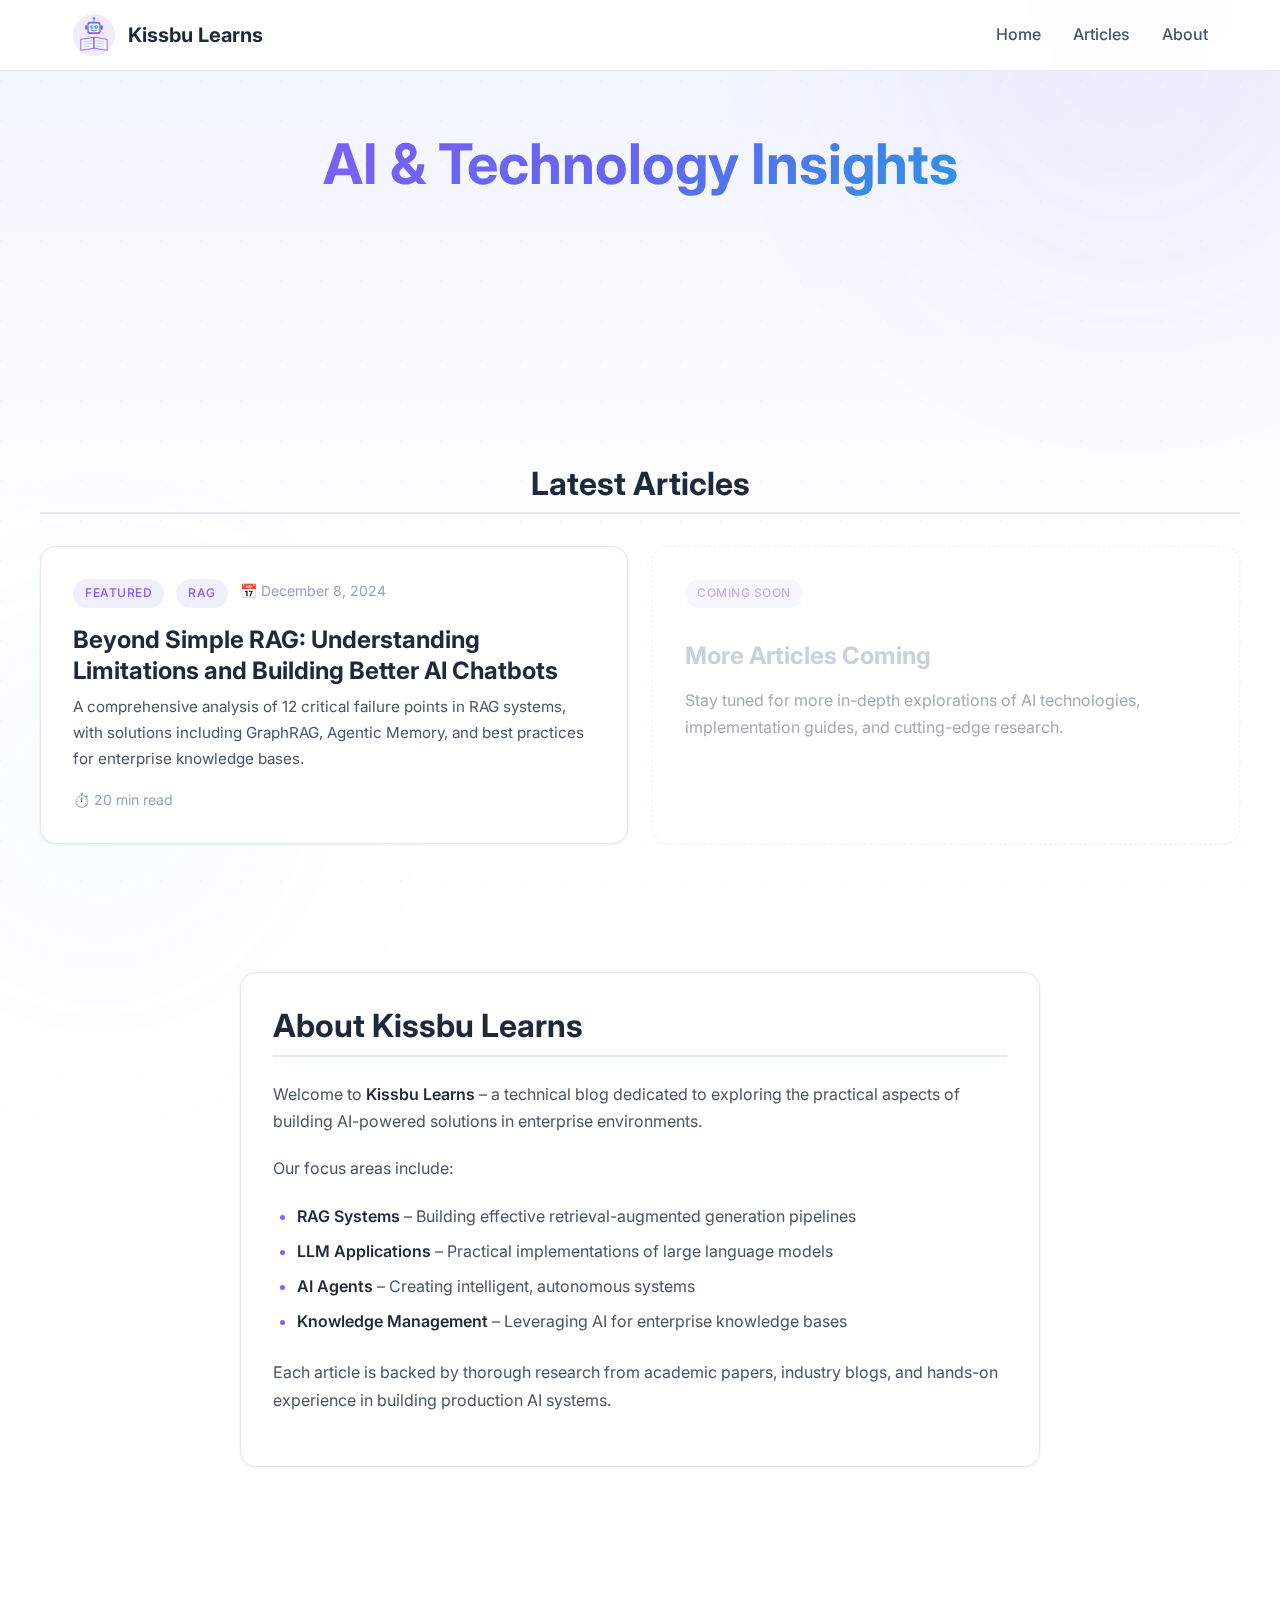
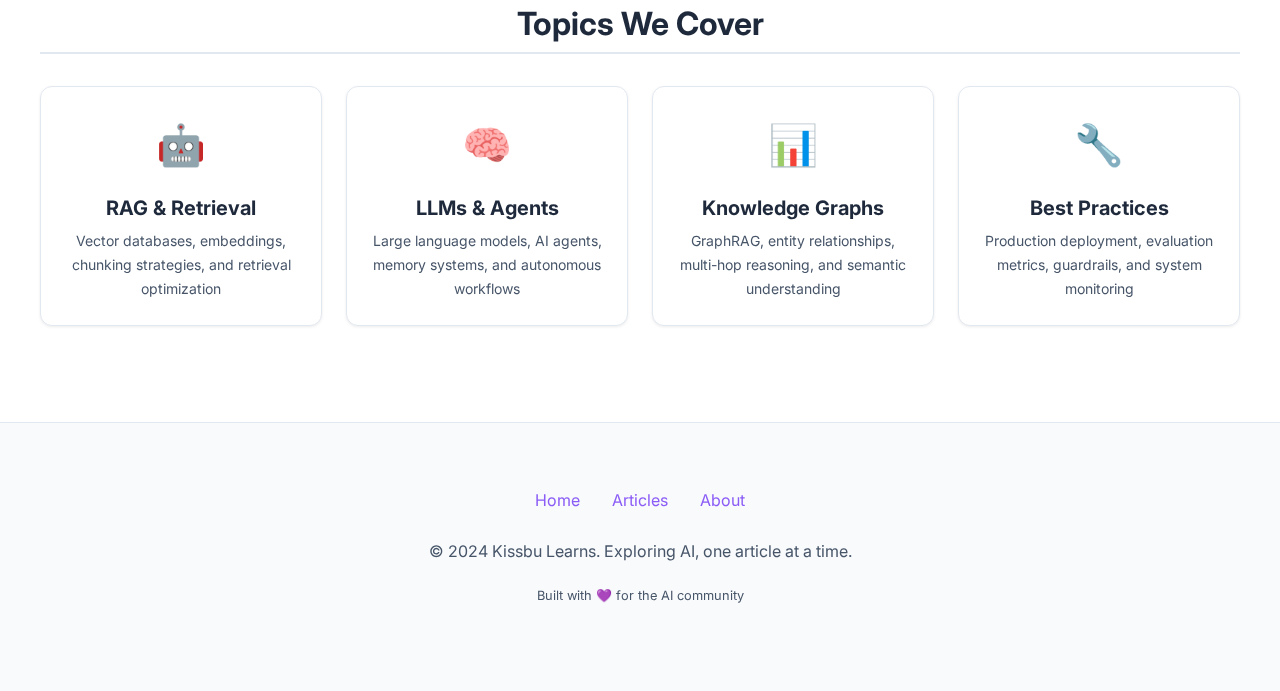
<file: index.html>
<!DOCTYPE html>
<html lang="en">

<head>
  <meta charset="UTF-8">
  <meta name="viewport" content="width=device-width, initial-scale=1.0">
  <meta name="description"
    content="Kissbu Learns - Exploring AI, Machine Learning, RAG Systems, and emerging technologies through in-depth technical blogs.">
  <meta name="keywords" content="AI, Machine Learning, RAG, LLM, Artificial Intelligence, GraphRAG, Chatbots">
  <meta name="author" content="Kissbu Learns">

  <title>Kissbu Learns | AI & Technology Blog</title>

  <!-- Fonts -->
  <link rel="preconnect" href="https://fonts.googleapis.com">
  <link rel="preconnect" href="https://fonts.gstatic.com" crossorigin>
  <link
    href="https://fonts.googleapis.com/css2?family=Inter:wght@400;500;600;700;800&family=Fira+Code:wght@400;500&display=swap"
    rel="stylesheet">

  <!-- Styles -->
  <link rel="stylesheet" href="css/styles.css">

  <!-- Favicon -->
  <link rel="icon" href="images/logo.svg" type="image/svg+xml">
</head>

<body>
  <!-- Background Effects -->
  <div class="bg-gradient"></div>
  <div class="bg-grid"></div>
  <div class="bg-orb bg-orb-1"></div>
  <div class="bg-orb bg-orb-2"></div>

  <!-- Header -->
  <header class="site-header">
    <div class="container">
      <div class="header-content">
        <a href="index.html" class="logo">
          <div class="logo-icon"><img src="images/logo.svg" alt="Kissbu Learns Logo"></div>
          <span>Kissbu Learns</span>
        </a>
        <nav class="nav-links">
          <a href="index.html">Home</a>
          <a href="#articles">Articles</a>
          <a href="#about">About</a>
        </nav>
      </div>
    </div>
  </header>

  <!-- Main Content -->
  <main>
    <!-- Hero Section -->
    <section class="hero">
      <div class="container">
        <h1 class="fade-in">AI & Technology Insights</h1>
        <p class="fade-in fade-in-delay-1">
          Exploring the frontiers of Artificial Intelligence, Machine Learning,
          and emerging technologies through in-depth research and practical insights.
        </p>
      </div>
    </section>

    <!-- Articles Section -->
    <section id="articles" class="container" style="padding: 2rem 0 4rem;">
      <h2 style="text-align: center; margin-bottom: 2rem;">Latest Articles</h2>

      <div class="card-grid">
        <!-- Featured Article -->
        <a href="articles/rag-limitations-and-solutions.html" class="card article-card">
          <div class="article-meta">
            <span class="article-tag">Featured</span>
            <span class="article-tag">RAG</span>
            <span>📅 December 8, 2024</span>
          </div>
          <h3>Beyond Simple RAG: Understanding Limitations and Building Better AI Chatbots</h3>
          <p>
            A comprehensive analysis of 12 critical failure points in RAG systems, with solutions
            including GraphRAG, Agentic Memory, and best practices for enterprise knowledge bases.
          </p>
          <div style="margin-top: 1rem; font-size: 0.875rem; color: var(--text-muted);">
            ⏱️ 20 min read
          </div>
        </a>

        <!-- Placeholder for future articles -->
        <div class="card" style="opacity: 0.5; border-style: dashed;">
          <div class="article-meta">
            <span class="article-tag">Coming Soon</span>
          </div>
          <h3 style="color: var(--text-muted);">More Articles Coming</h3>
          <p>
            Stay tuned for more in-depth explorations of AI technologies,
            implementation guides, and cutting-edge research.
          </p>
        </div>
      </div>
    </section>

    <!-- About Section -->
    <section id="about" class="container" style="padding: 2rem 0 4rem;">
      <div class="content-wrapper">
        <div class="card">
          <h2 style="margin-top: 0;">About Kissbu Learns</h2>
          <p>
            Welcome to <strong>Kissbu Learns</strong> – a technical blog dedicated to exploring
            the practical aspects of building AI-powered solutions in enterprise environments.
          </p>
          <p>
            Our focus areas include:
          </p>
          <ul>
            <li><strong>RAG Systems</strong> – Building effective retrieval-augmented generation pipelines</li>
            <li><strong>LLM Applications</strong> – Practical implementations of large language models</li>
            <li><strong>AI Agents</strong> – Creating intelligent, autonomous systems</li>
            <li><strong>Knowledge Management</strong> – Leveraging AI for enterprise knowledge bases</li>
          </ul>
          <p>
            Each article is backed by thorough research from academic papers, industry blogs,
            and hands-on experience in building production AI systems.
          </p>
        </div>
      </div>
    </section>

    <!-- Topics Section -->
    <section class="container" style="padding: 2rem 0 4rem;">
      <h2 style="text-align: center; margin-bottom: 2rem;">Topics We Cover</h2>

      <div class="solutions-grid">
        <div class="solution-card">
          <div class="solution-icon">🤖</div>
          <h4>RAG & Retrieval</h4>
          <p>Vector databases, embeddings, chunking strategies, and retrieval optimization</p>
        </div>

        <div class="solution-card">
          <div class="solution-icon">🧠</div>
          <h4>LLMs & Agents</h4>
          <p>Large language models, AI agents, memory systems, and autonomous workflows</p>
        </div>

        <div class="solution-card">
          <div class="solution-icon">📊</div>
          <h4>Knowledge Graphs</h4>
          <p>GraphRAG, entity relationships, multi-hop reasoning, and semantic understanding</p>
        </div>

        <div class="solution-card">
          <div class="solution-icon">🔧</div>
          <h4>Best Practices</h4>
          <p>Production deployment, evaluation metrics, guardrails, and system monitoring</p>
        </div>
      </div>
    </section>
  </main>

  <!-- Footer -->
  <footer class="site-footer">
    <div class="container">
      <div class="footer-links">
        <a href="index.html">Home</a>
        <a href="#articles">Articles</a>
        <a href="#about">About</a>
      </div>
      <p>© 2024 Kissbu Learns. Exploring AI, one article at a time.</p>
      <p style="margin-top: 0.5rem; font-size: 0.8rem;">
        Built with 💜 for the AI community
      </p>
    </div>
  </footer>

  <!-- Scripts -->
  <script src="js/main.js"></script>
</body>

</html>
</file>
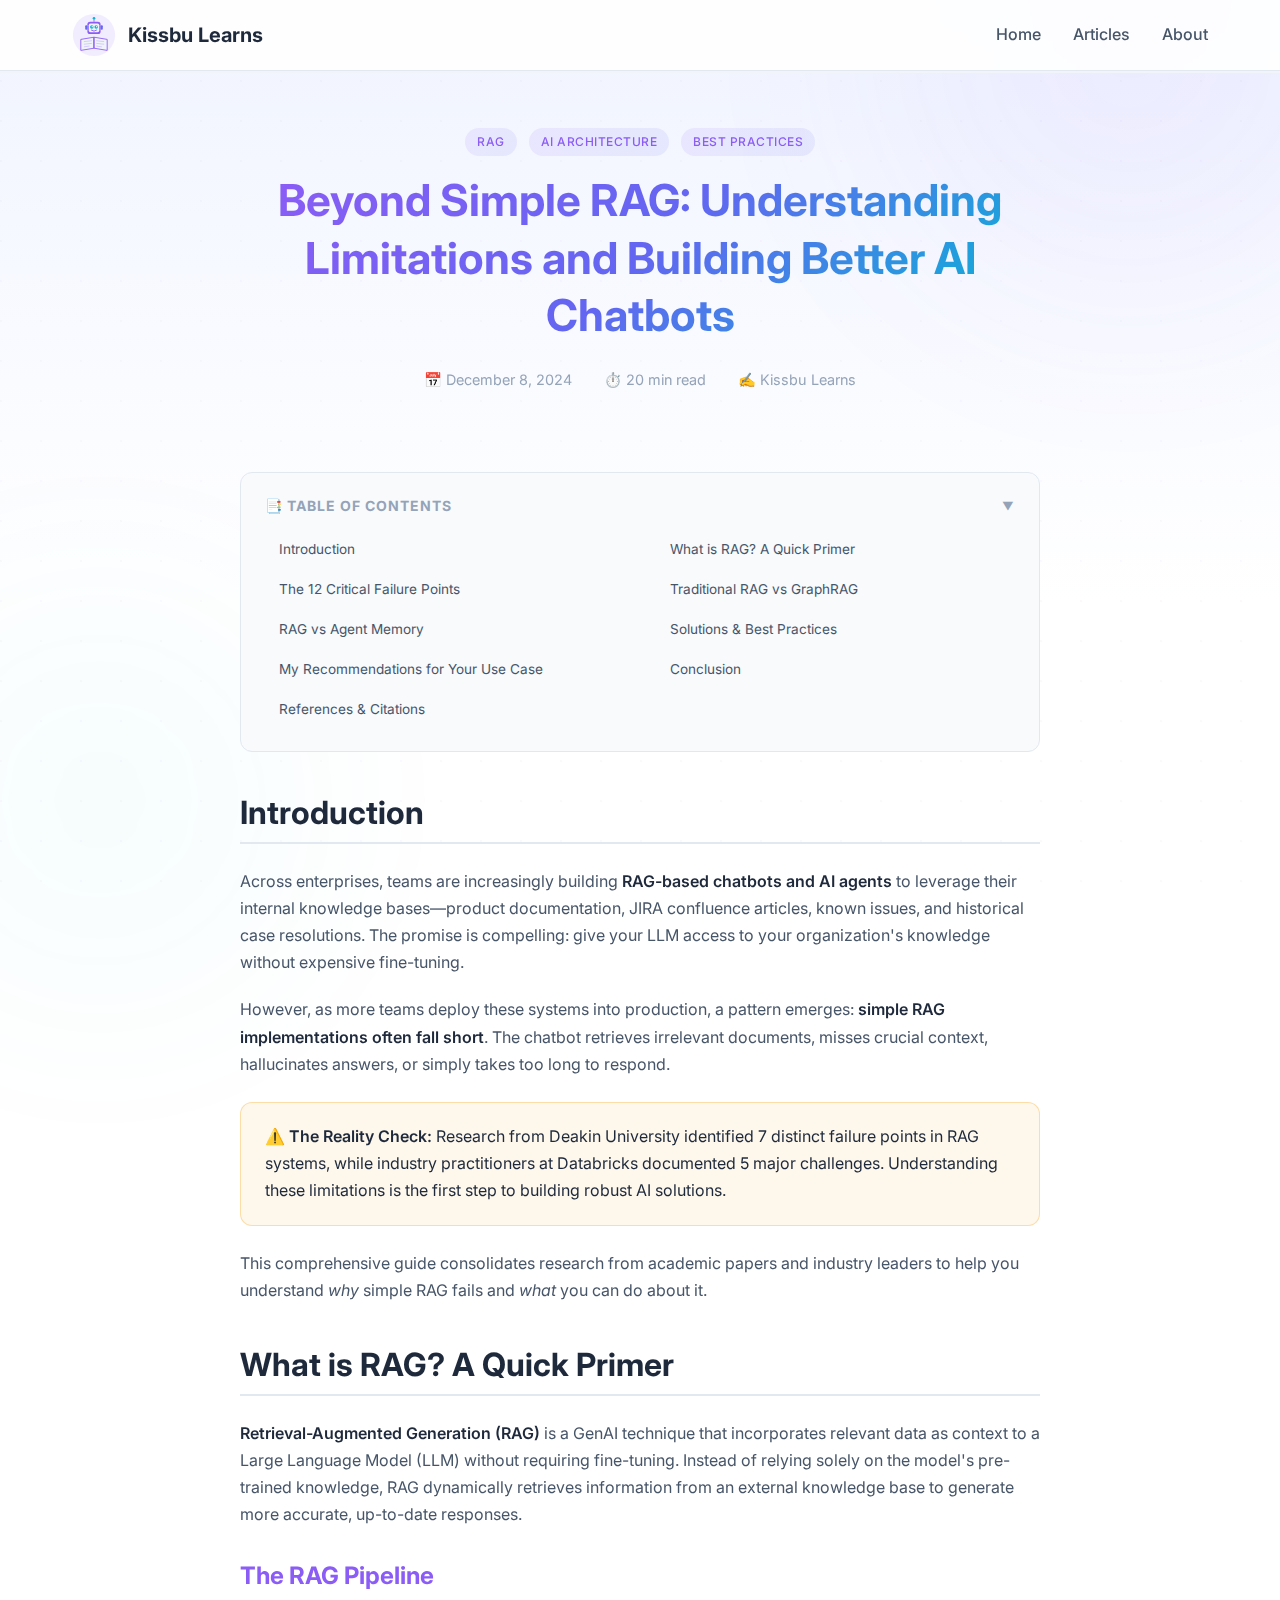
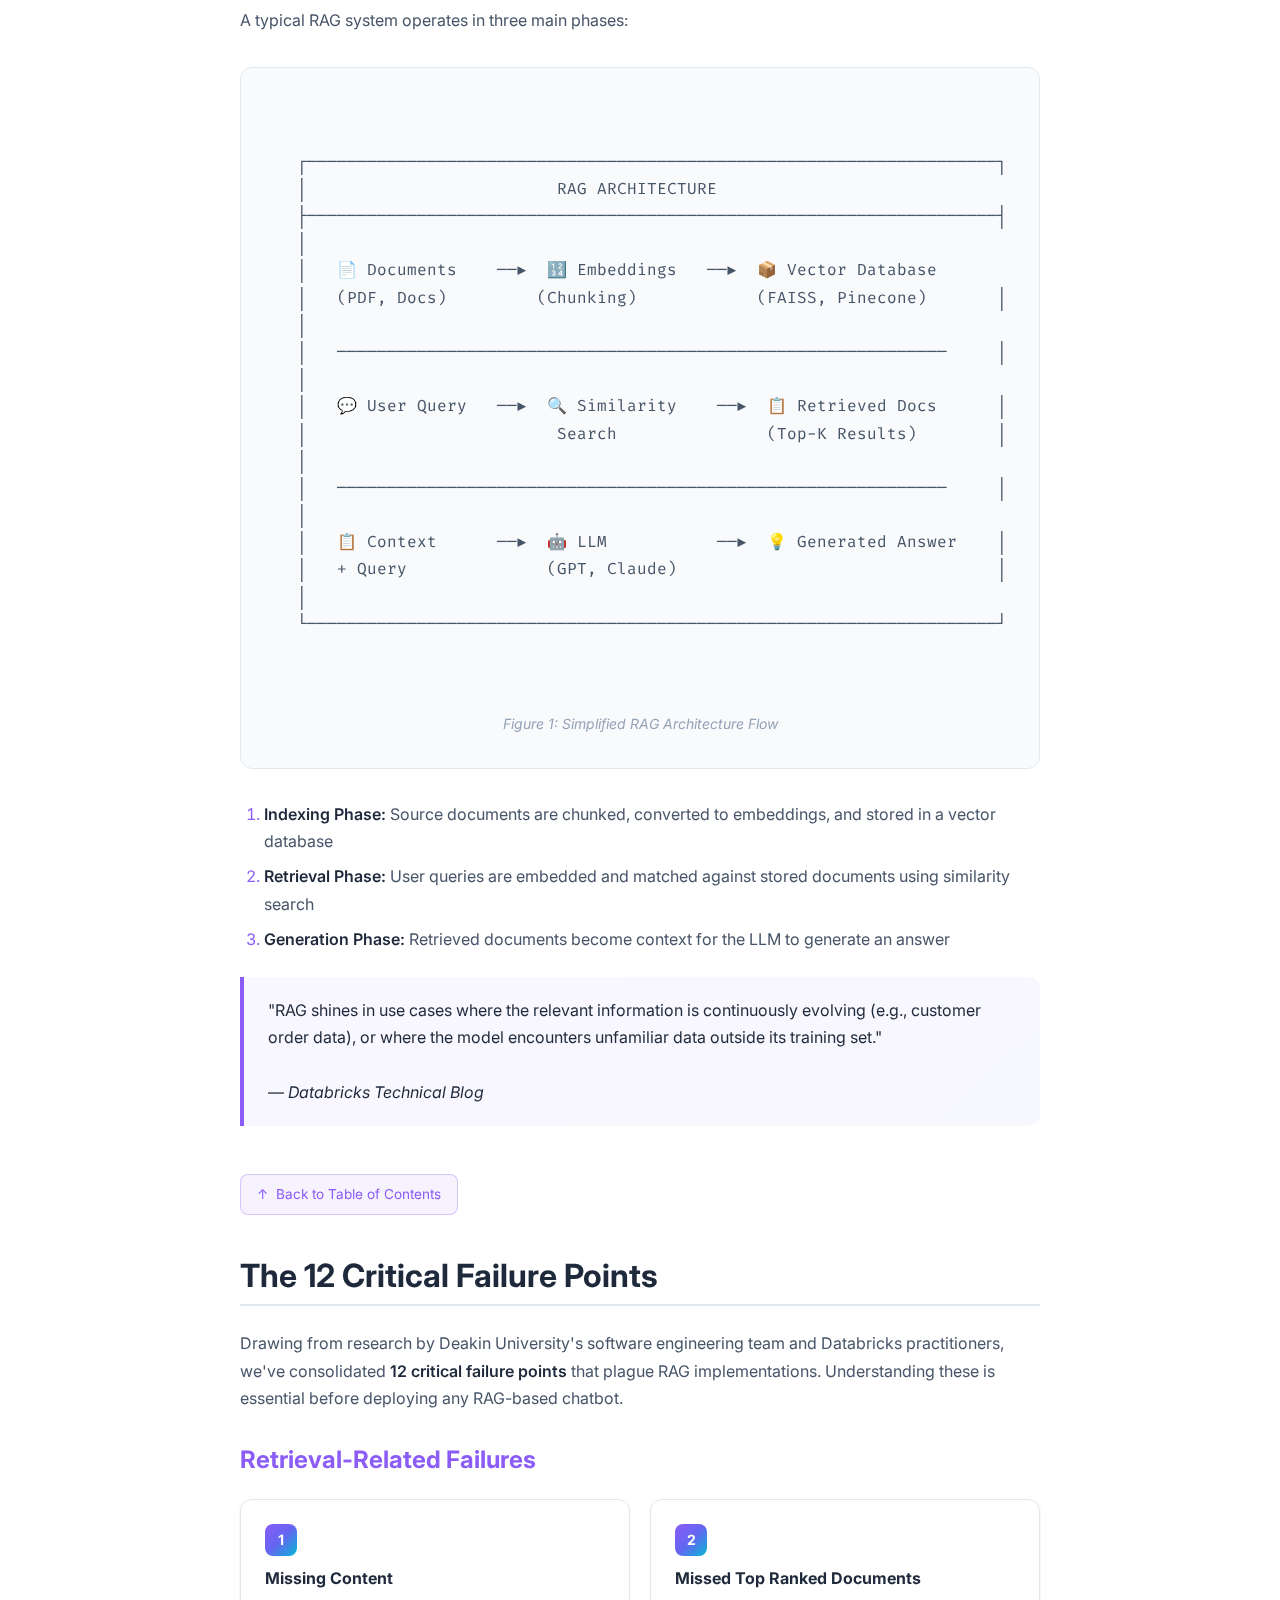
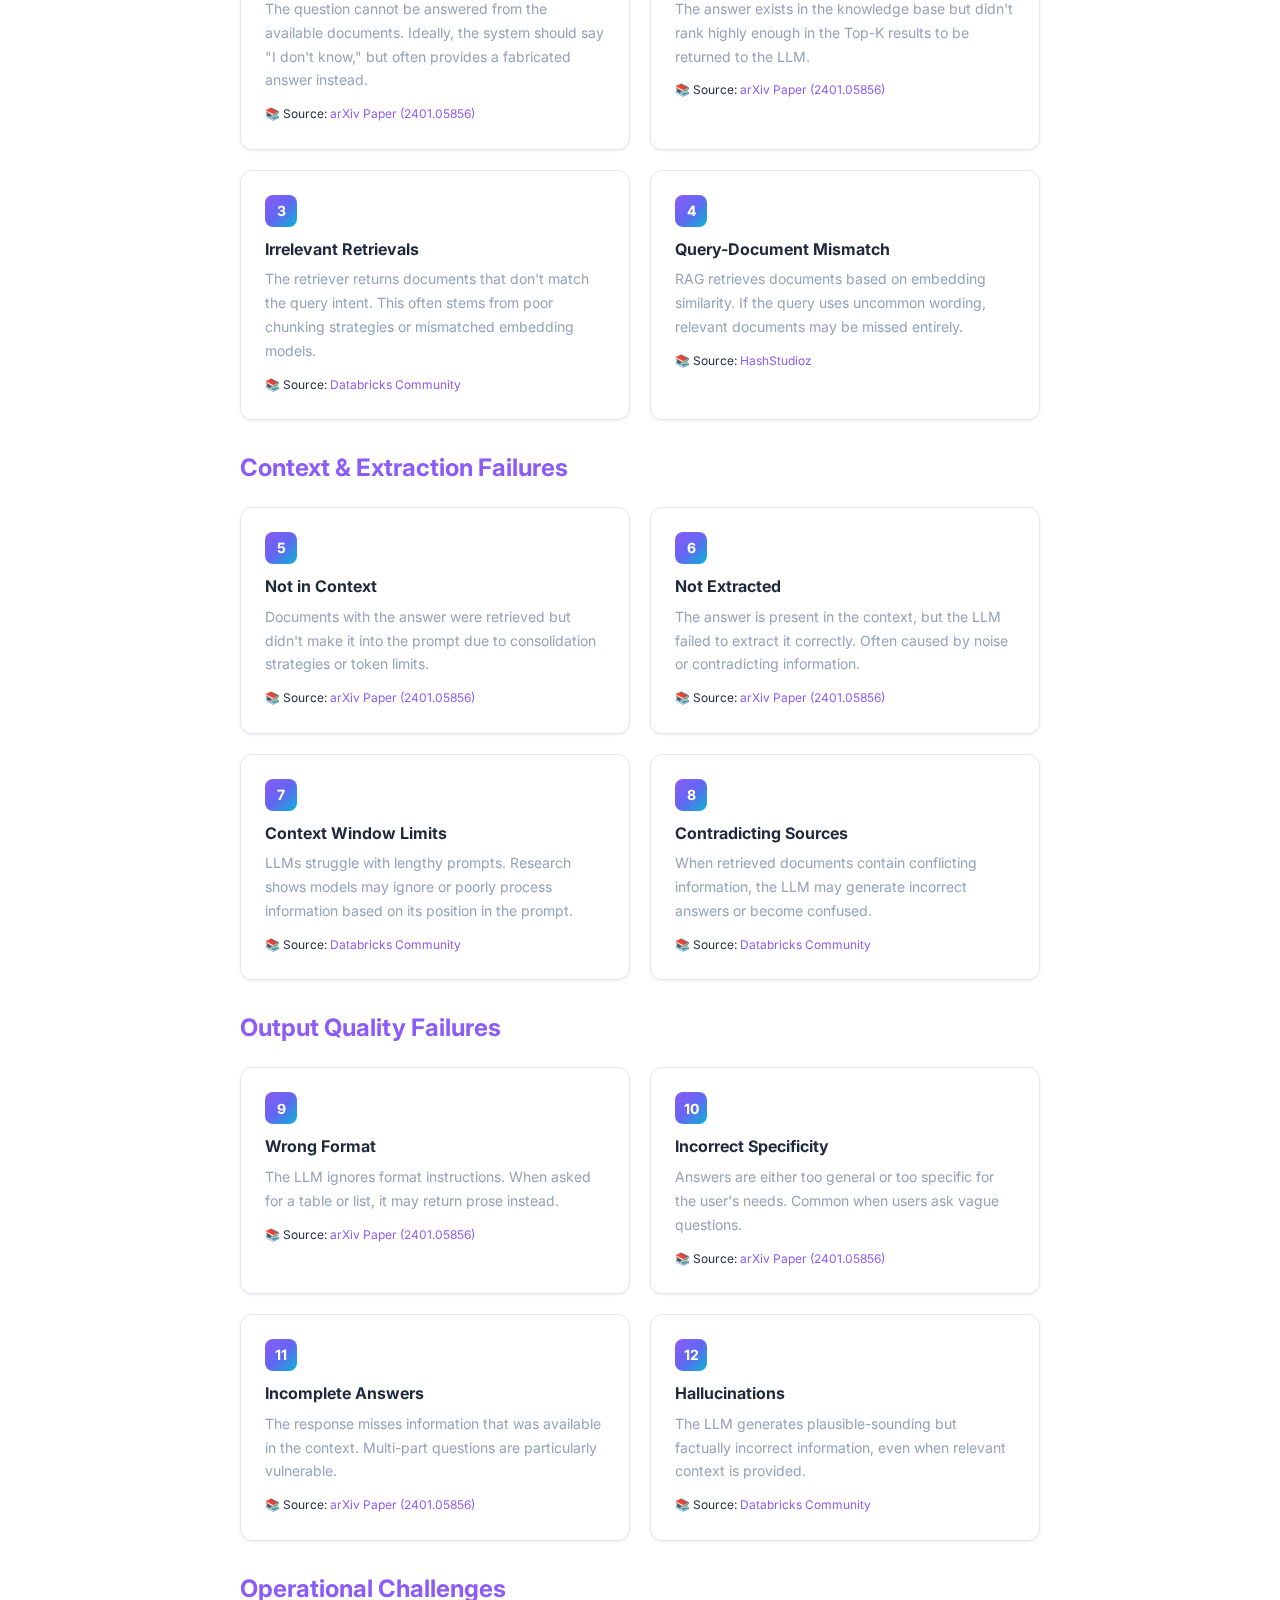
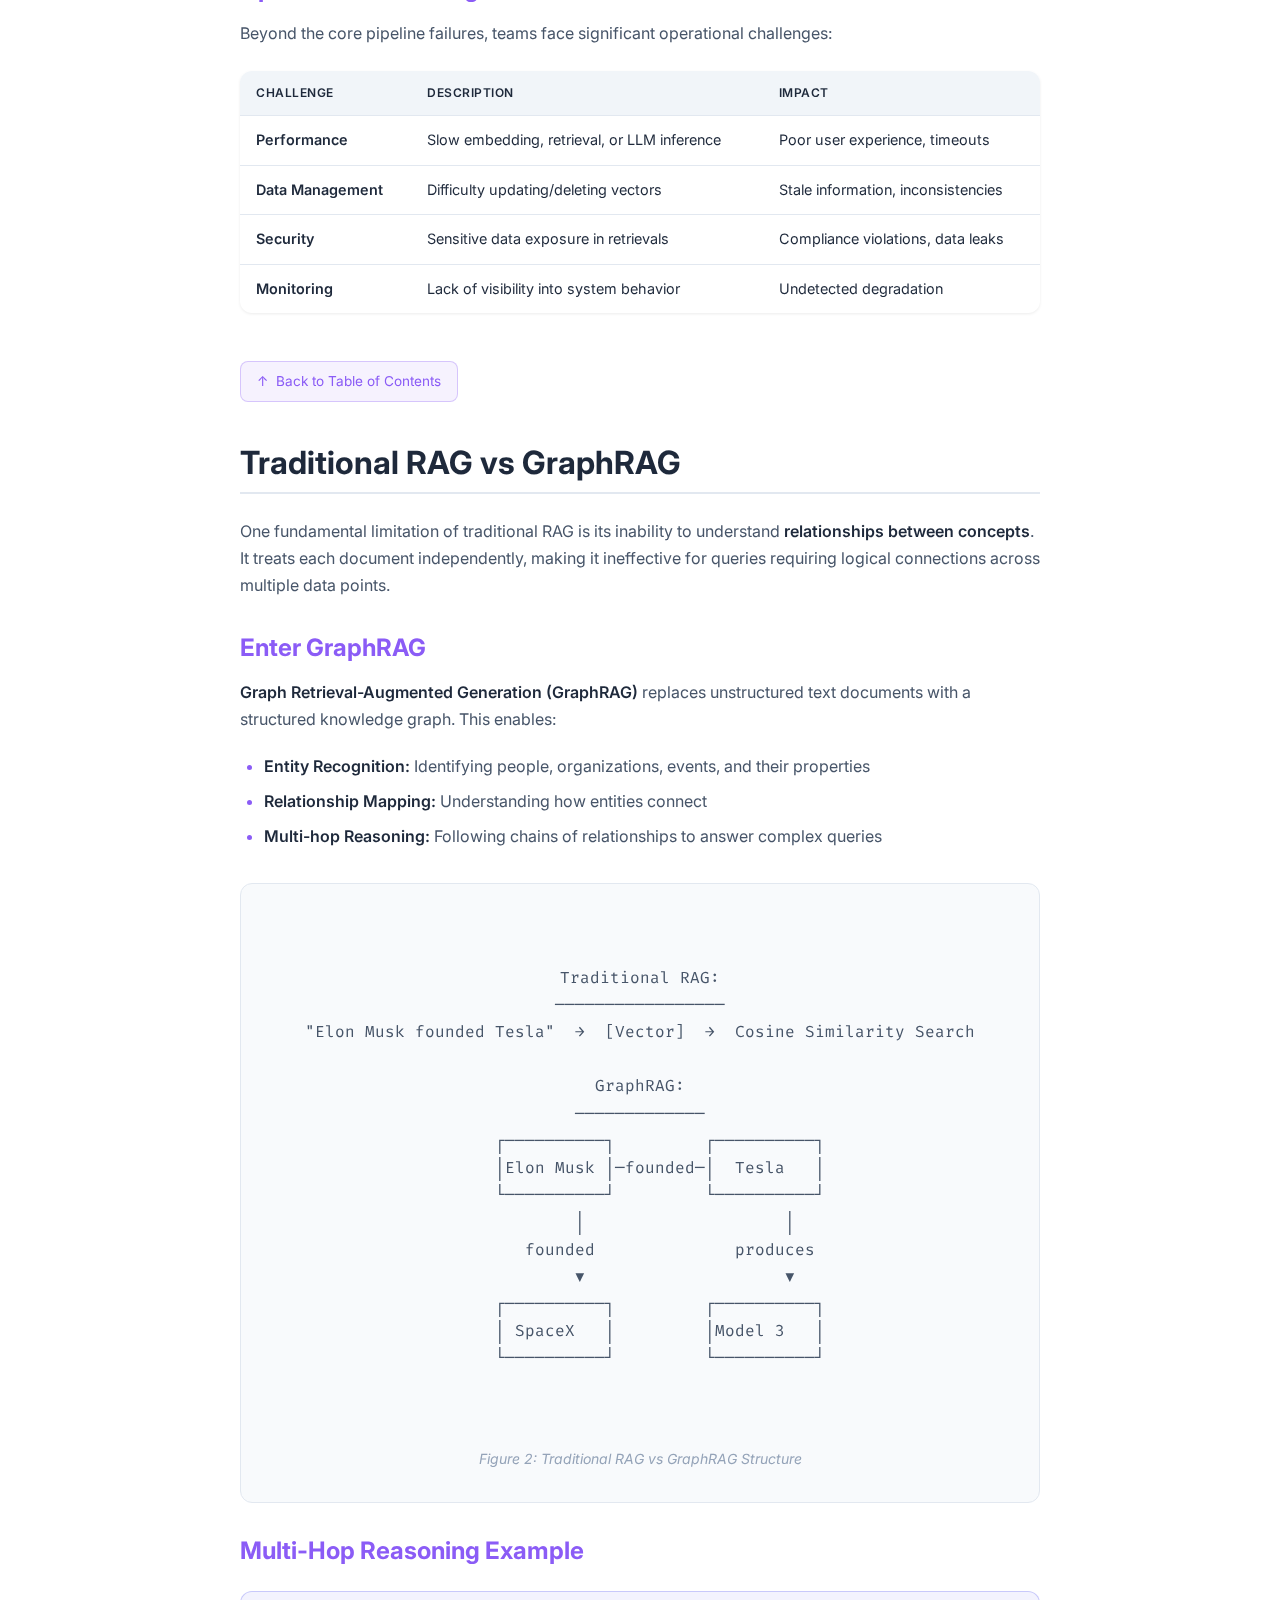
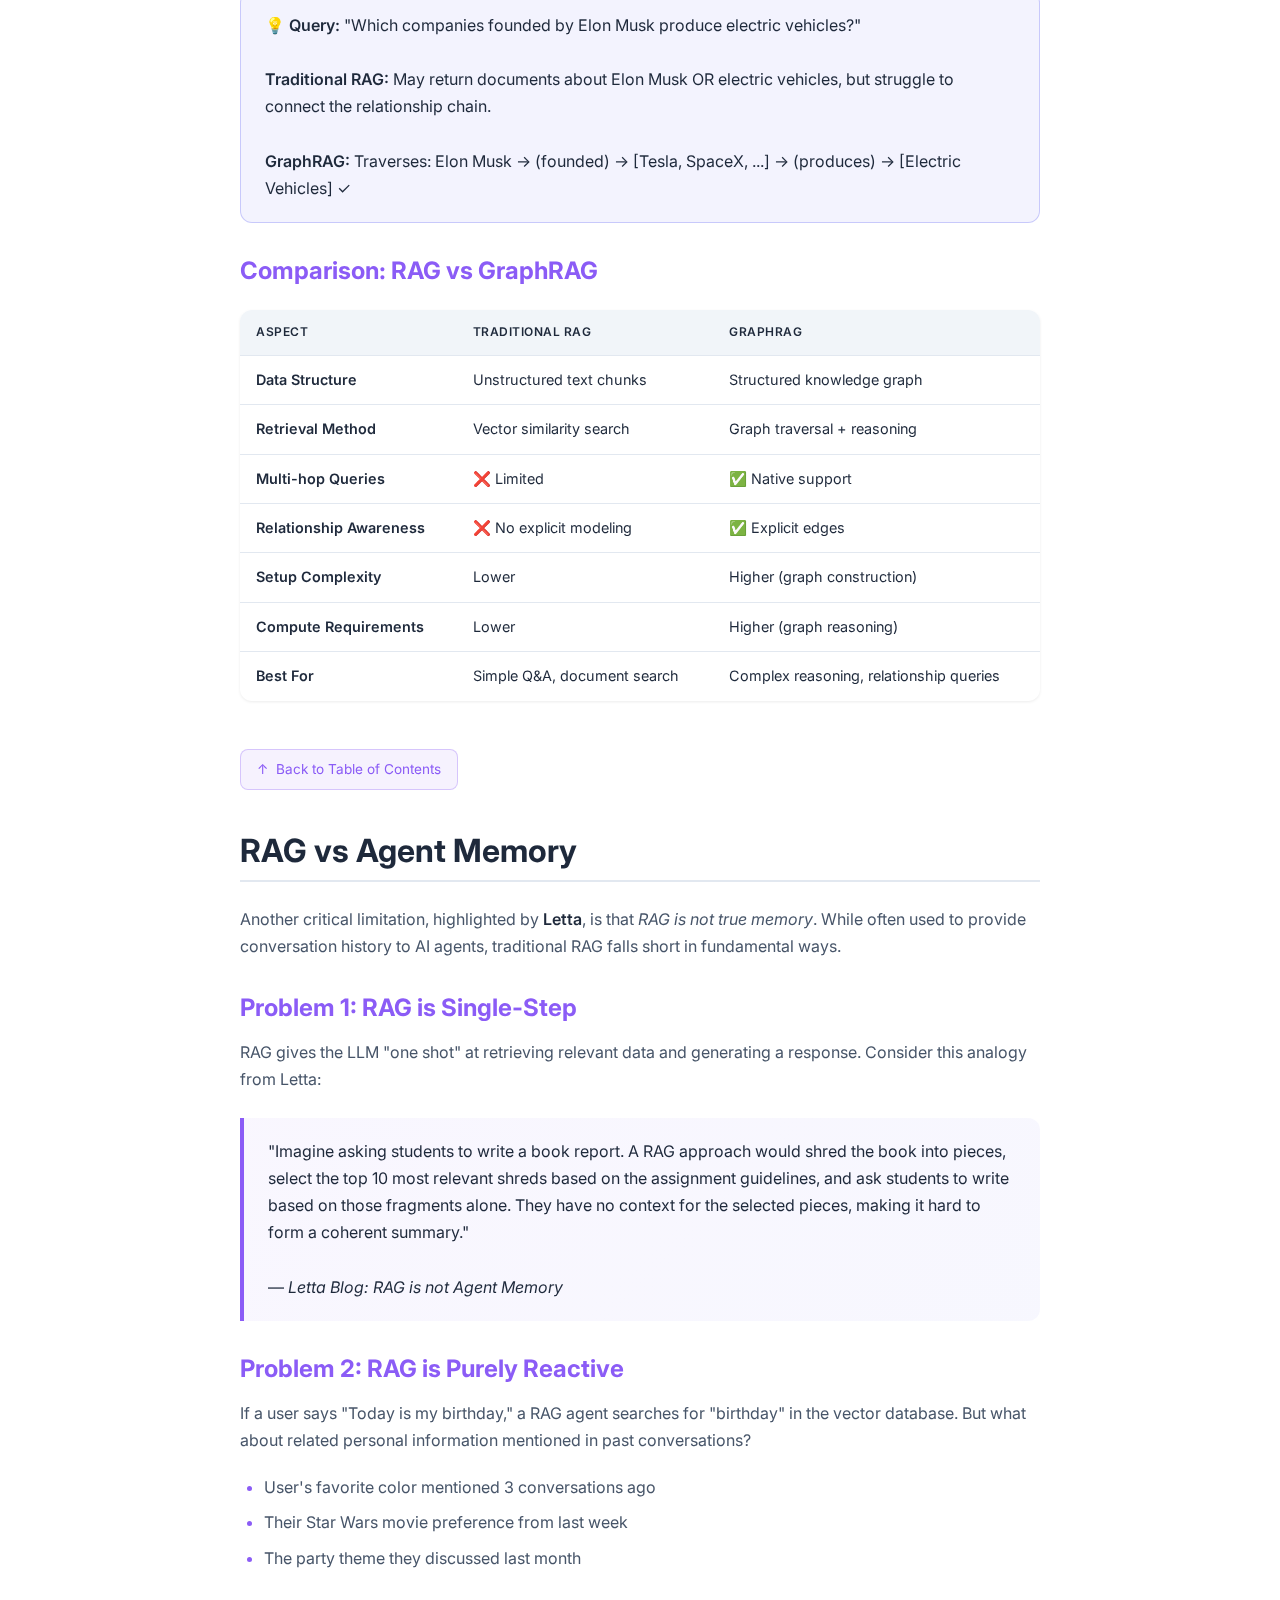
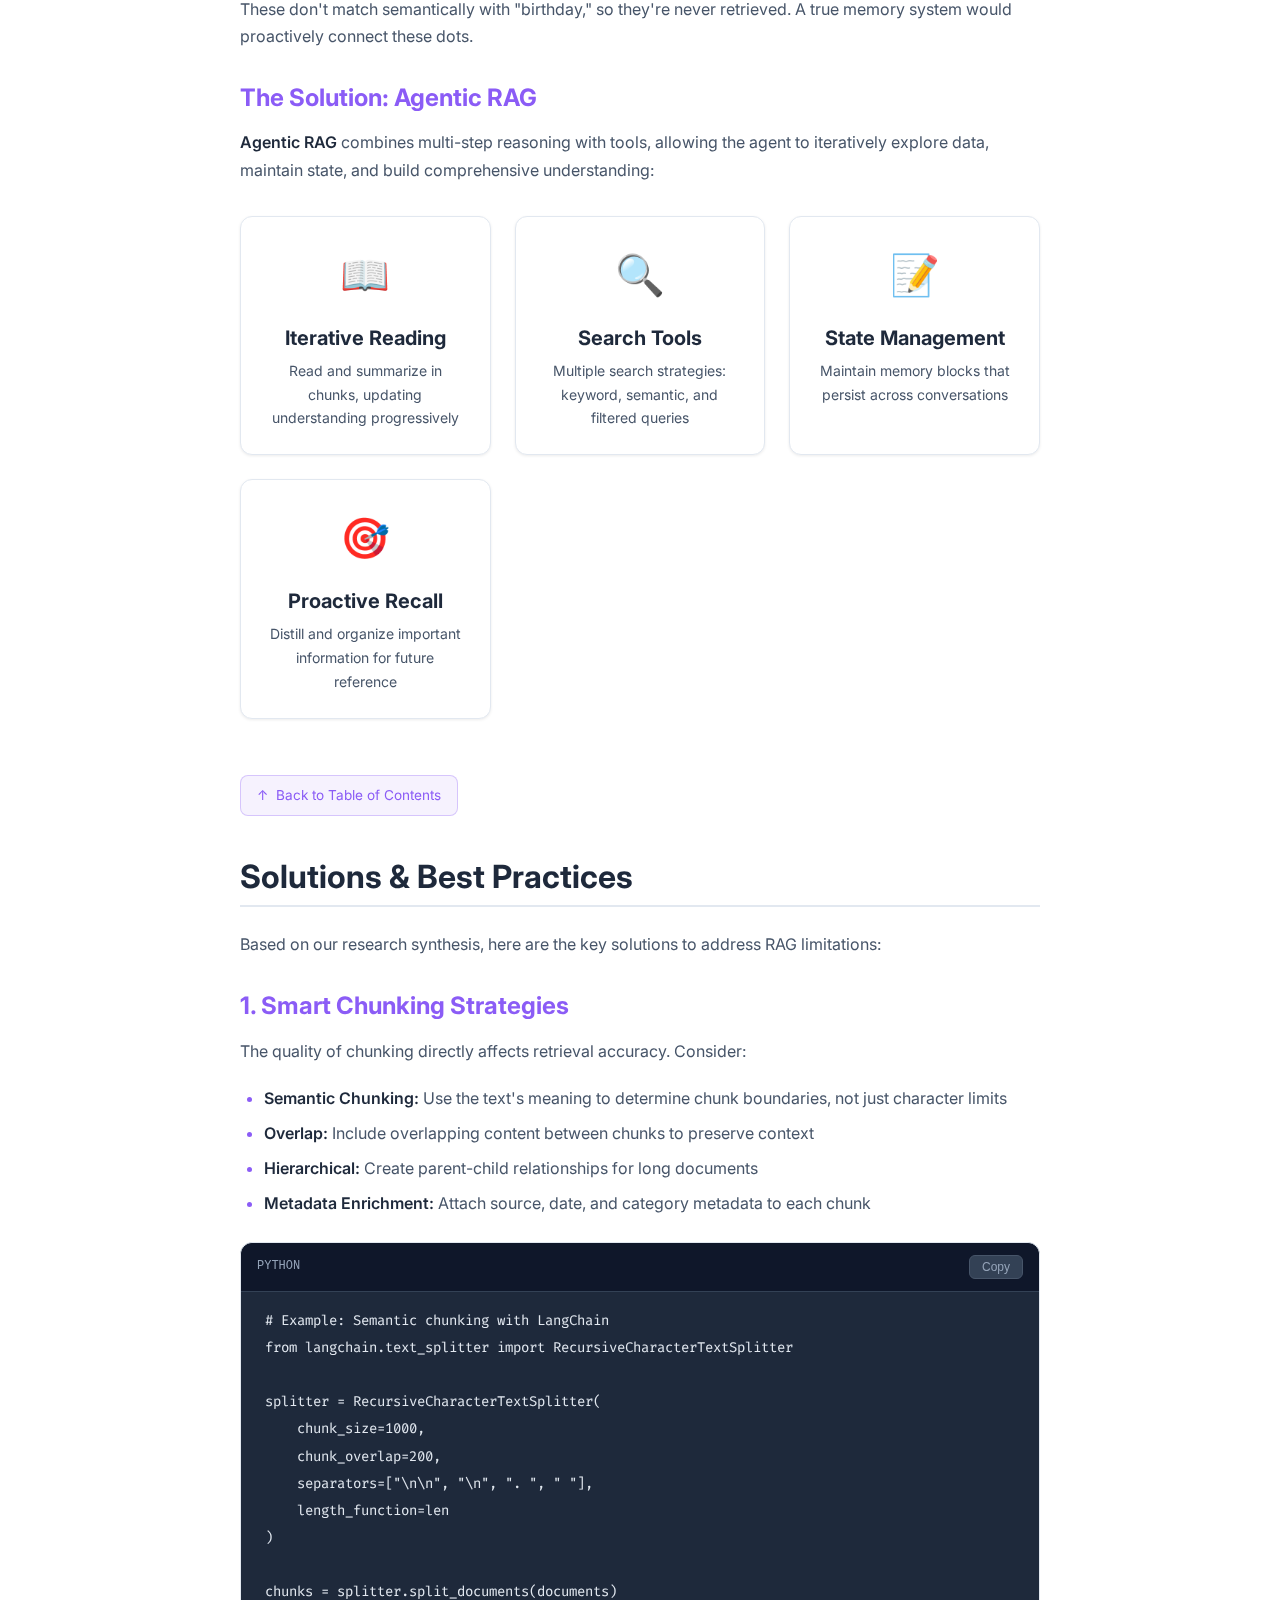
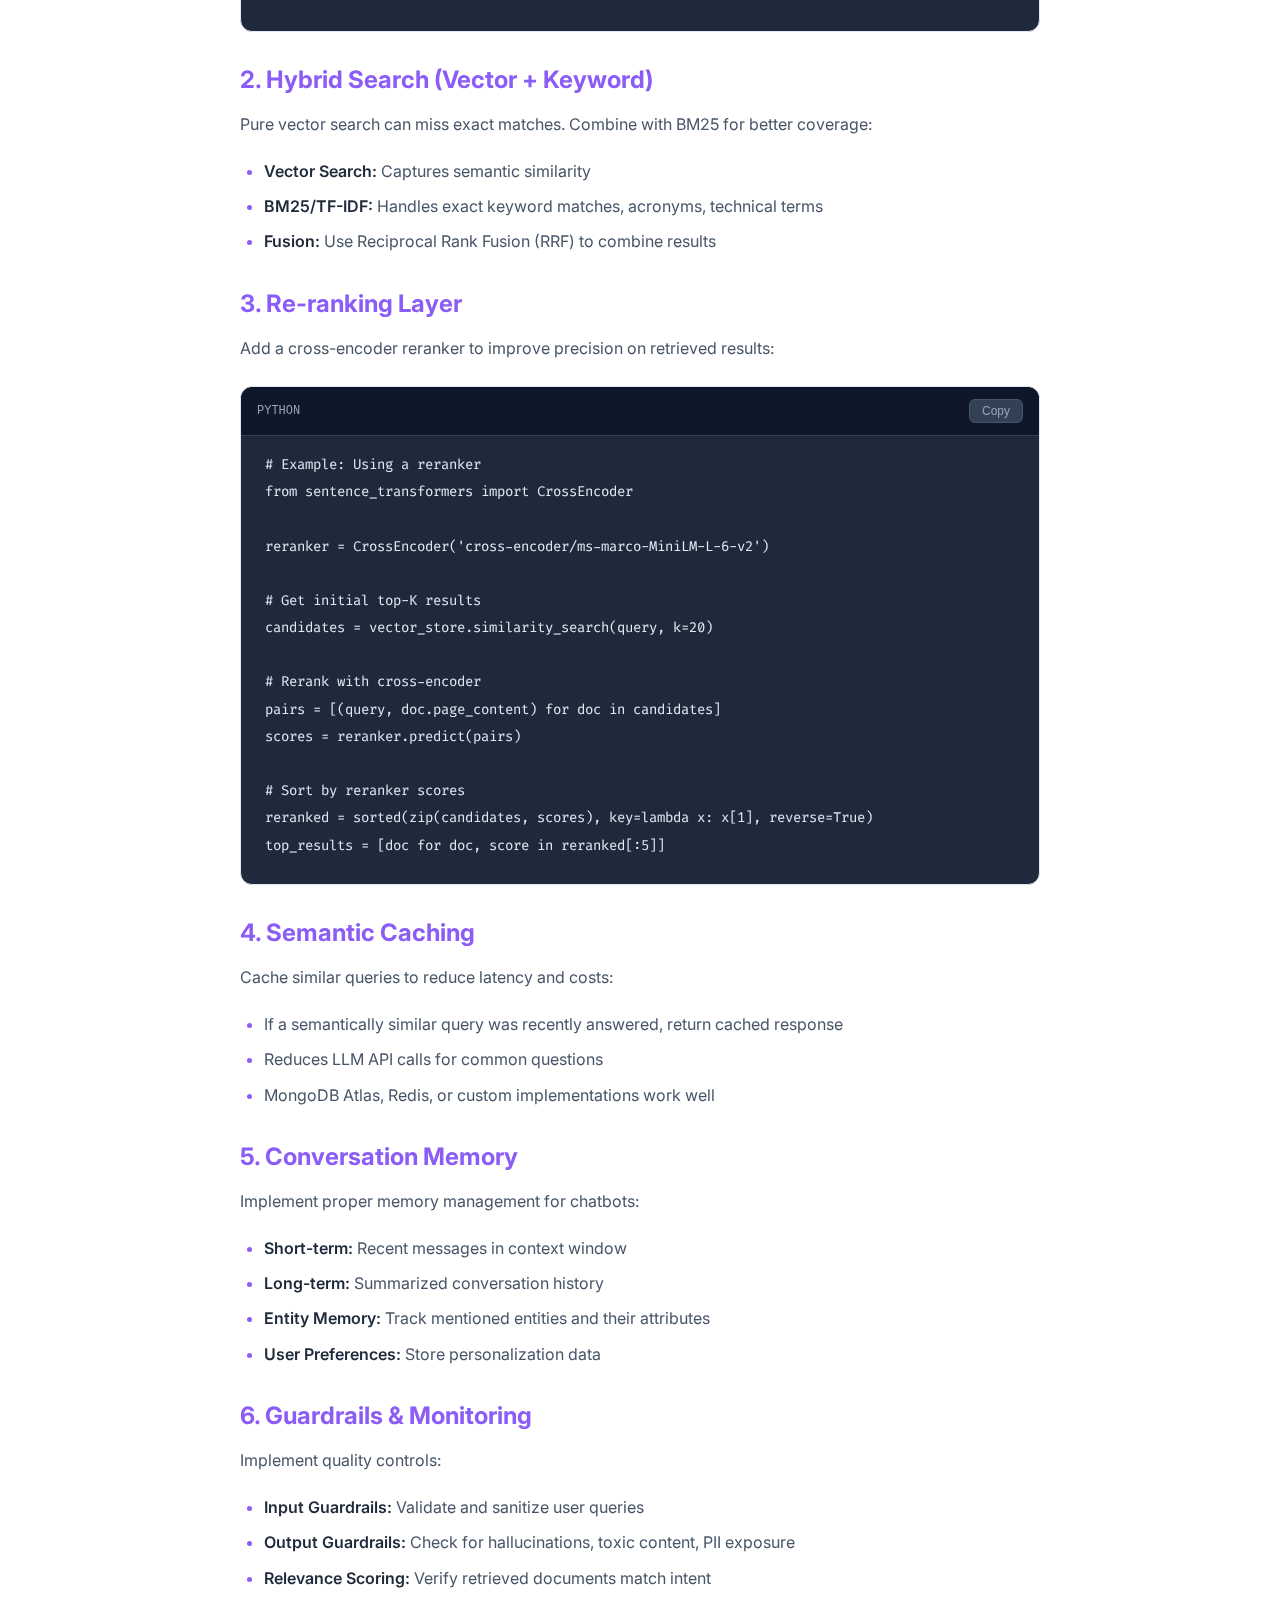
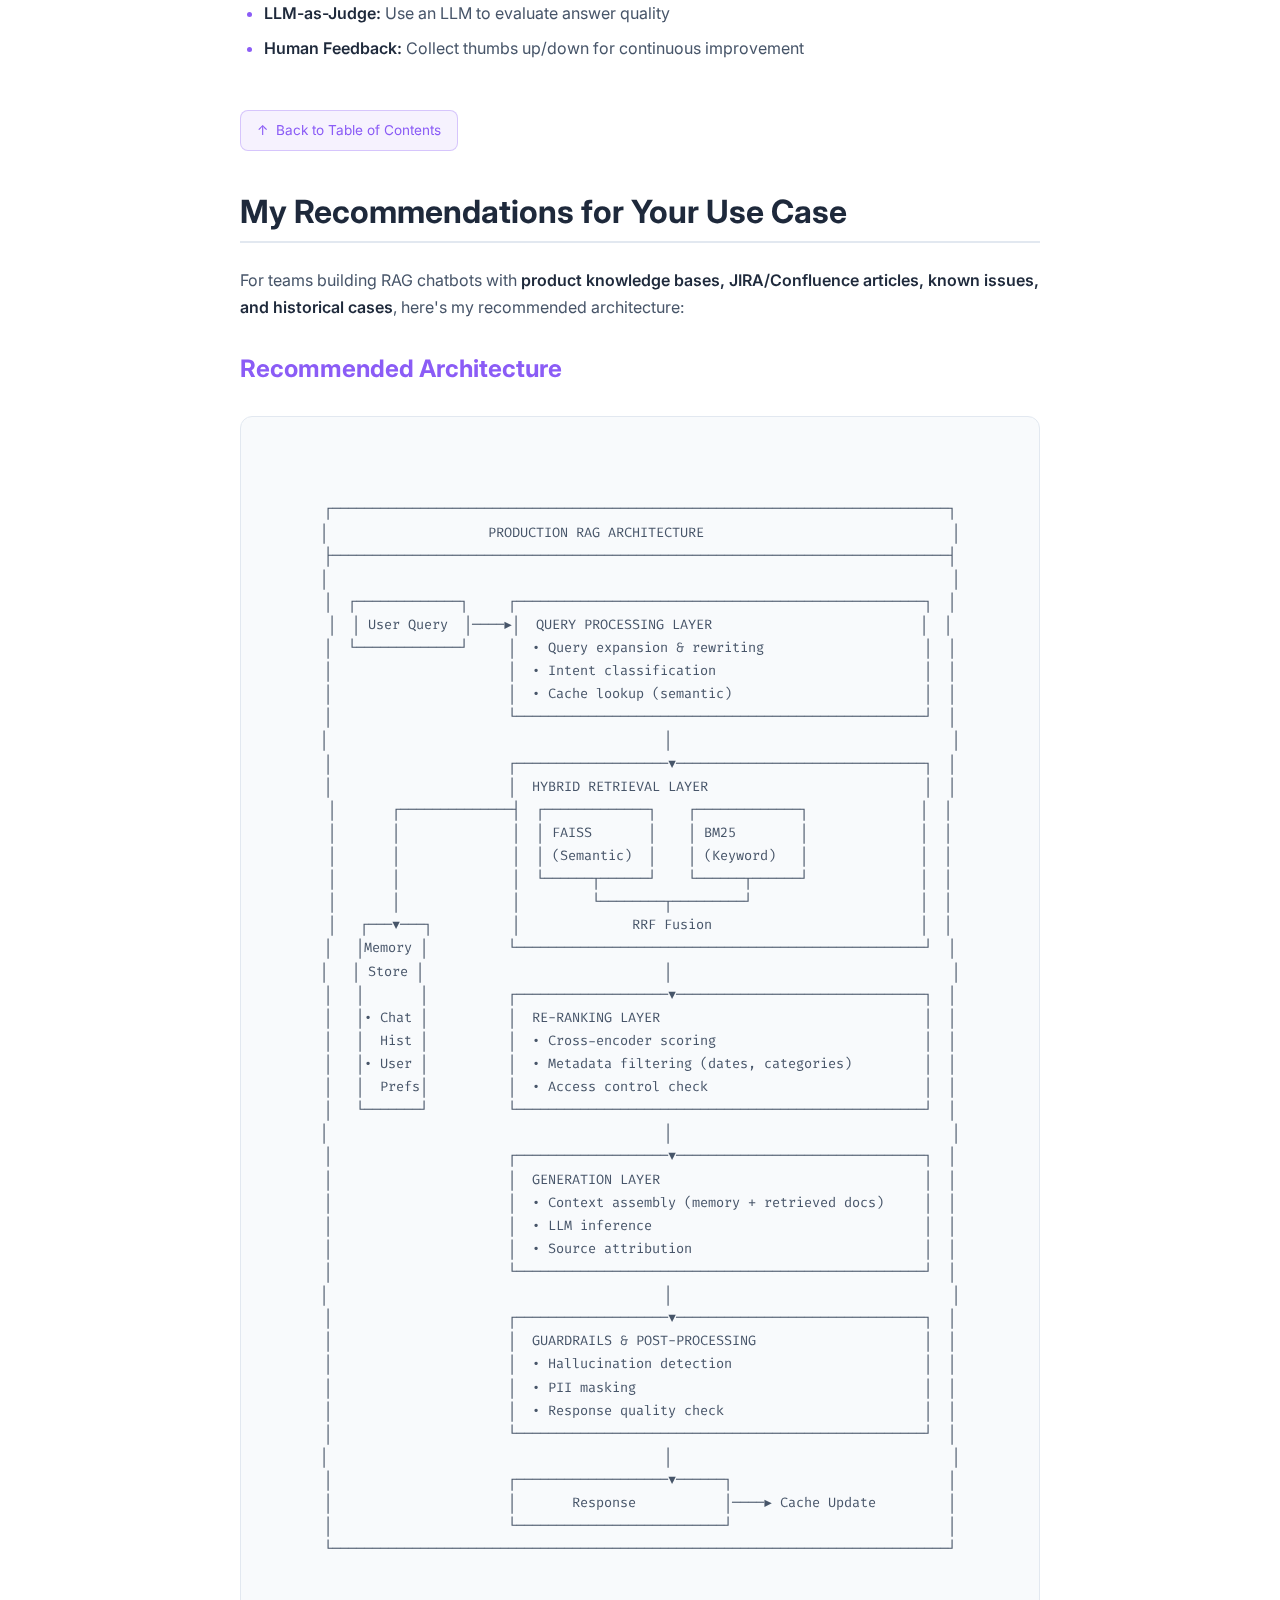
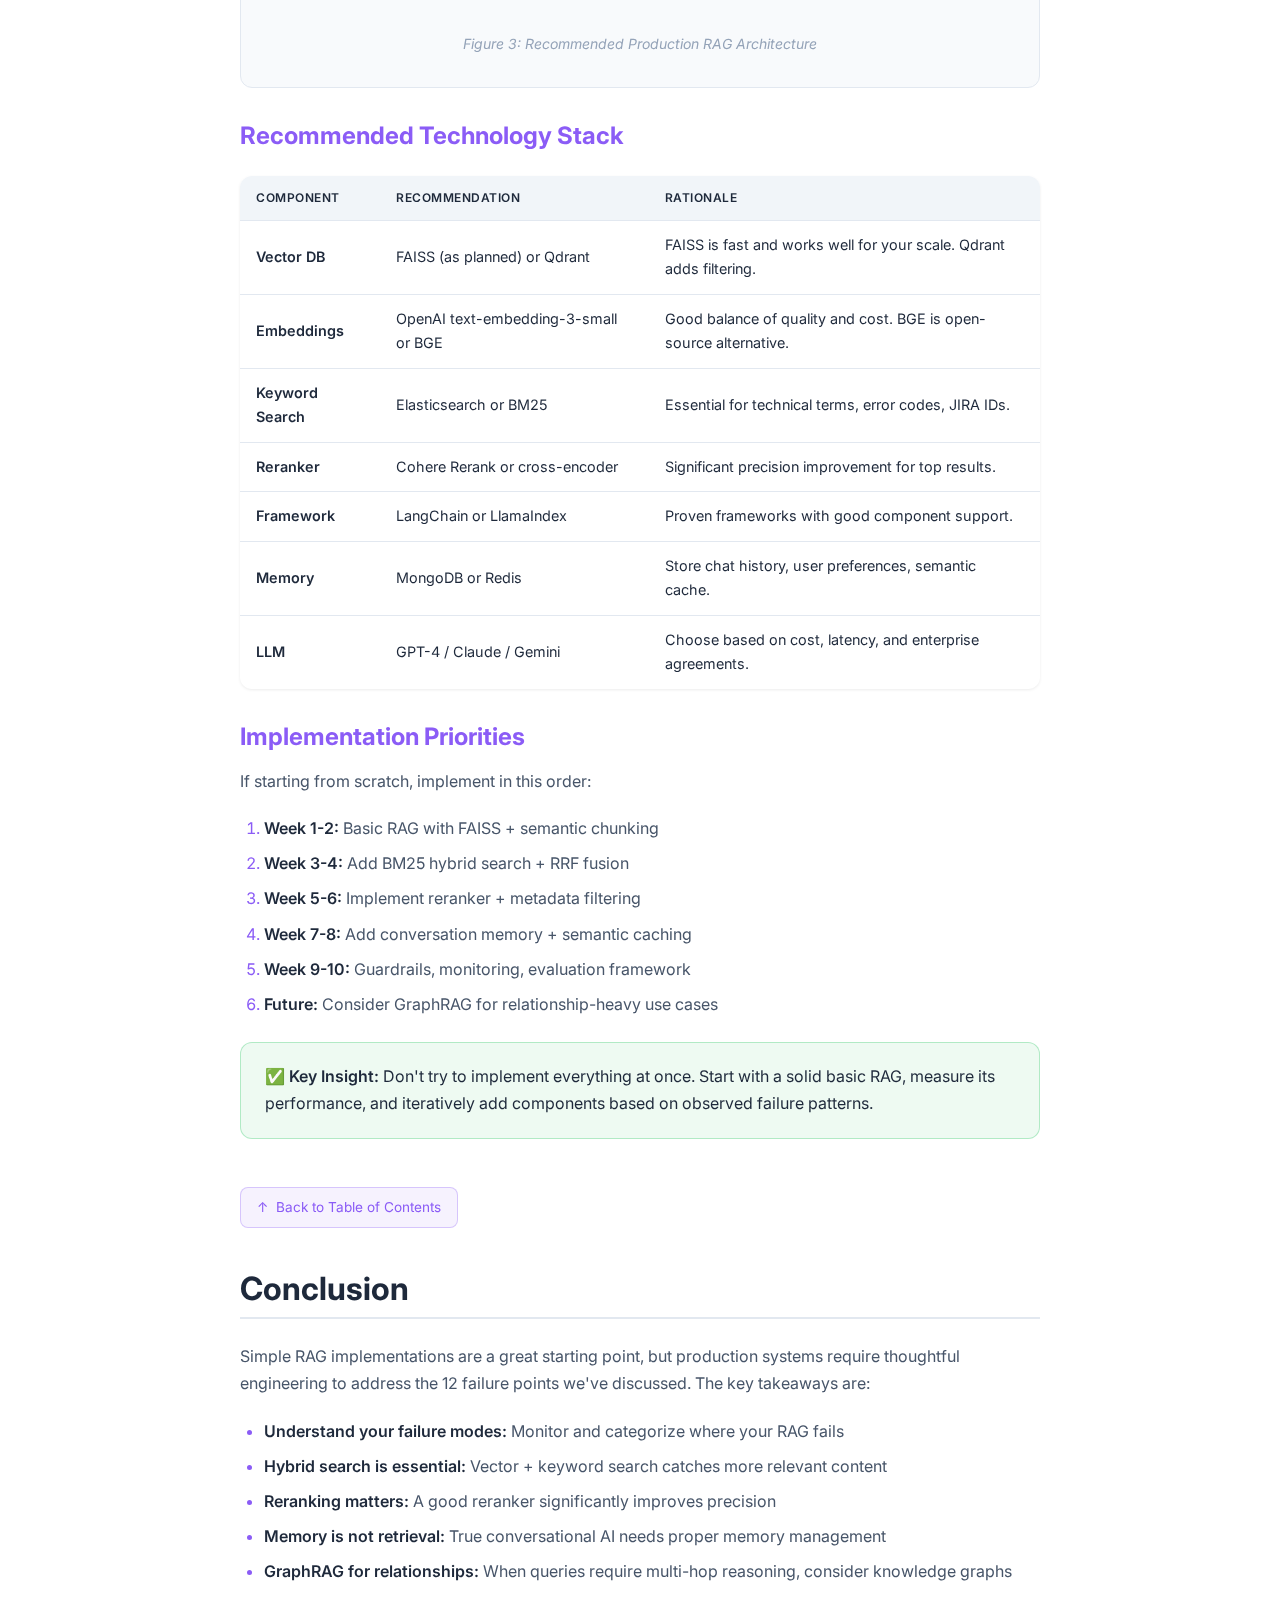
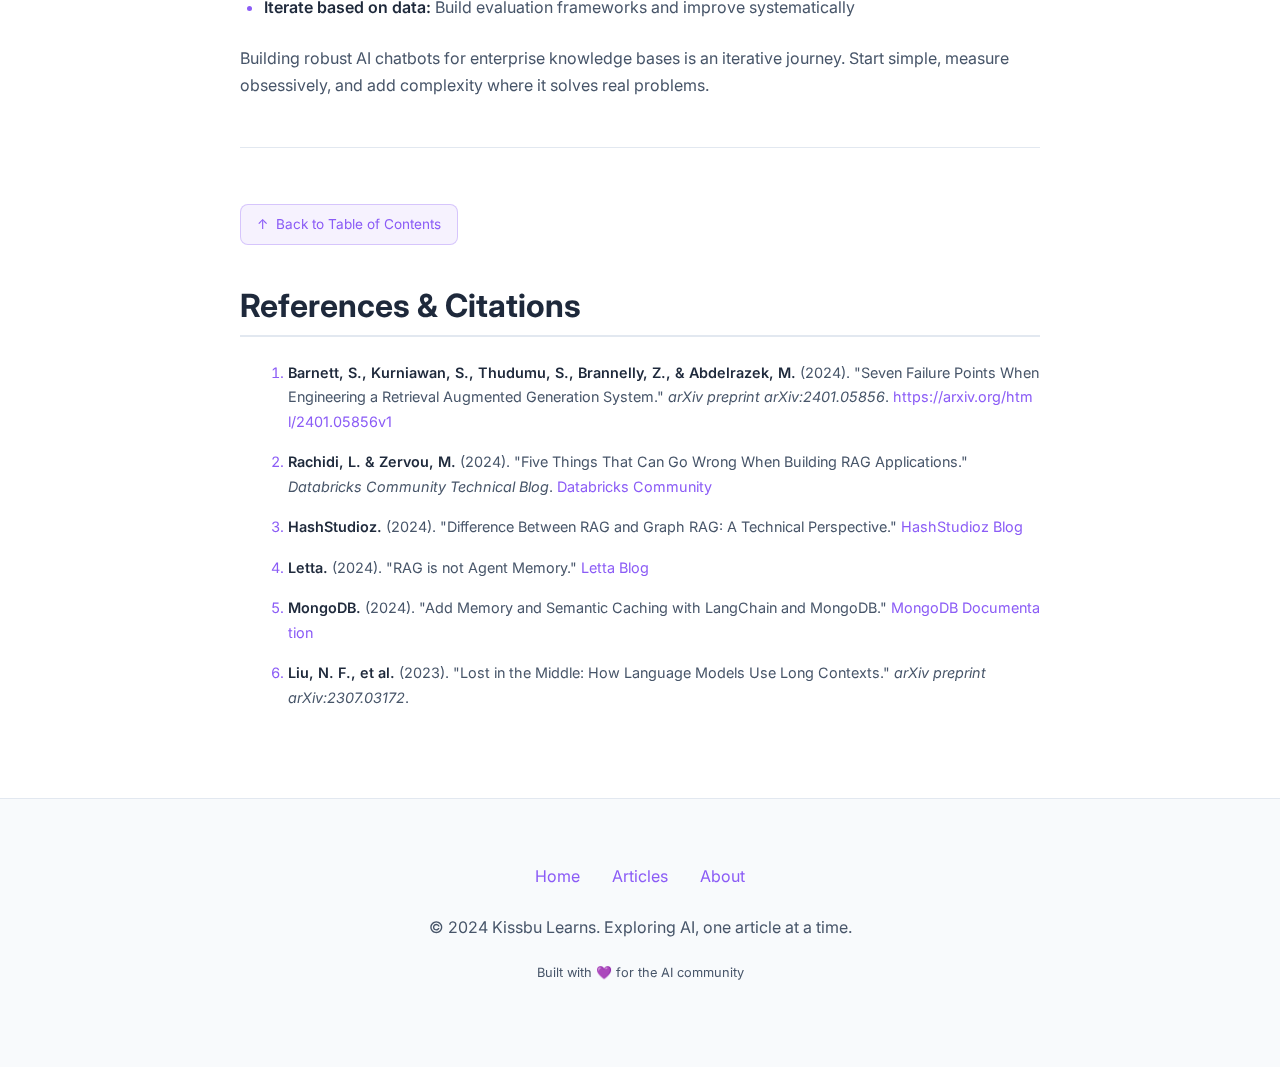
<file: articles/rag-limitations-and-solutions.html>
<!DOCTYPE html>
<html lang="en">

<head>
    <meta charset="UTF-8">
    <meta name="viewport" content="width=device-width, initial-scale=1.0">
    <meta name="description"
        content="A comprehensive analysis of RAG limitations, 12 critical failure points, and solutions including GraphRAG, Agentic Memory, and best practices for enterprise AI chatbots.">
    <meta name="keywords"
        content="RAG, GraphRAG, AI Chatbot, LLM, Vector Database, FAISS, Retrieval Augmented Generation, Agent Memory">
    <meta name="author" content="Kissbu Learns">

    <title>Beyond Simple RAG: Understanding Limitations and Building Better AI Chatbots | Kissbu Learns</title>

    <!-- Open Graph -->
    <meta property="og:title" content="Beyond Simple RAG: Understanding Limitations and Building Better AI Chatbots">
    <meta property="og:description"
        content="A comprehensive analysis of 12 critical failure points in RAG systems with solutions for enterprise knowledge bases.">
    <meta property="og:type" content="article">

    <!-- Fonts -->
    <link rel="preconnect" href="https://fonts.googleapis.com">
    <link rel="preconnect" href="https://fonts.gstatic.com" crossorigin>
    <link
        href="https://fonts.googleapis.com/css2?family=Inter:wght@400;500;600;700;800&family=Fira+Code:wght@400;500&display=swap"
        rel="stylesheet">

    <!-- Styles -->
    <link rel="stylesheet" href="../css/styles.css">

    <!-- Favicon -->
    <link rel="icon" href="../images/logo.svg" type="image/svg+xml">
</head>

<body>
    <!-- Background Effects -->
    <div class="bg-gradient"></div>
    <div class="bg-grid"></div>
    <div class="bg-orb bg-orb-1"></div>
    <div class="bg-orb bg-orb-2"></div>

    <!-- Header -->
    <header class="site-header">
        <div class="container">
            <div class="header-content">
                <a href="../index.html" class="logo">
                    <div class="logo-icon"><img src="../images/logo.svg" alt="Kissbu Learns Logo"></div>
                    <span>Kissbu Learns</span>
                </a>
                <nav class="nav-links">
                    <a href="../index.html">Home</a>
                    <a href="../index.html#articles">Articles</a>
                    <a href="../index.html#about">About</a>
                </nav>
            </div>
        </div>
    </header>

    <!-- Reading Progress -->
    <div class="reading-progress">
        <div class="reading-progress-bar"></div>
    </div>

    <!-- Article Header -->
    <header class="article-header">
        <div class="container content-wrapper">
            <div class="article-meta" style="justify-content: center; margin-bottom: 1rem;">
                <span class="article-tag">RAG</span>
                <span class="article-tag">AI Architecture</span>
                <span class="article-tag">Best Practices</span>
            </div>
            <h1>Beyond Simple RAG: Understanding Limitations and Building Better AI Chatbots</h1>
            <div class="article-header-meta">
                <span>📅 December 8, 2024</span>
                <span>⏱️ 20 min read</span>
                <span>✍️ Kissbu Learns</span>
            </div>
        </div>
    </header>

    <!-- Main Content -->
    <main class="article-content">
        <div class="container">
            <div class="content-wrapper">

                <!-- Table of Contents -->
                <nav class="toc" id="toc">
                    <h4>📑 Table of Contents</h4>
                    <ul class="toc-list">
                        <!-- Auto-generated by JS -->
                    </ul>
                </nav>

                <!-- Introduction -->
                <h2 id="introduction">Introduction</h2>
                <p>
                    Across enterprises, teams are increasingly building <strong>RAG-based chatbots and AI
                        agents</strong>
                    to leverage their internal knowledge bases—product documentation, JIRA confluence articles, known
                    issues, and historical case resolutions. The promise is compelling: give your LLM access to your
                    organization's knowledge without expensive fine-tuning.
                </p>

                <p>
                    However, as more teams deploy these systems into production, a pattern emerges: <strong>simple RAG
                        implementations often fall short</strong>. The chatbot retrieves irrelevant documents, misses
                    crucial
                    context, hallucinates answers, or simply takes too long to respond.
                </p>

                <div class="callout callout-warning">
                    <strong>The Reality Check:</strong> Research from Deakin University identified 7 distinct failure
                    points in RAG systems, while industry practitioners at Databricks documented 5 major challenges.
                    Understanding these limitations is the first step to building robust AI solutions.
                </div>

                <p>
                    This comprehensive guide consolidates research from academic papers and industry leaders to help
                    you understand <em>why</em> simple RAG fails and <em>what</em> you can do about it.
                </p>

                <!-- What is RAG -->
                <h2 id="what-is-rag">What is RAG? A Quick Primer</h2>

                <p>
                    <strong>Retrieval-Augmented Generation (RAG)</strong> is a GenAI technique that incorporates
                    relevant
                    data as context to a Large Language Model (LLM) without requiring fine-tuning. Instead of relying
                    solely on the model's pre-trained knowledge, RAG dynamically retrieves information from an external
                    knowledge base to generate more accurate, up-to-date responses.
                </p>

                <h3 id="rag-architecture">The RAG Pipeline</h3>

                <p>A typical RAG system operates in three main phases:</p>

                <div class="diagram-container">
                    <pre
                        style="background: transparent; border: none; text-align: center; font-family: var(--font-mono); color: var(--text-secondary);">
┌─────────────────────────────────────────────────────────────────────┐
│                         RAG ARCHITECTURE                             │
├─────────────────────────────────────────────────────────────────────┤
│                                                                      │
│   📄 Documents    ──▶  🔢 Embeddings   ──▶  📦 Vector Database       │
│   (PDF, Docs)         (Chunking)            (FAISS, Pinecone)       │
│                                                                      │
│   ─────────────────────────────────────────────────────────────     │
│                                                                      │
│   💬 User Query   ──▶  🔍 Similarity    ──▶  📋 Retrieved Docs      │
│                         Search               (Top-K Results)        │
│                                                                      │
│   ─────────────────────────────────────────────────────────────     │
│                                                                      │
│   📋 Context      ──▶  🤖 LLM           ──▶  💡 Generated Answer    │
│   + Query              (GPT, Claude)                                │
│                                                                      │
└─────────────────────────────────────────────────────────────────────┘
          </pre>
                    <div class="diagram-caption">Figure 1: Simplified RAG Architecture Flow</div>
                </div>

                <ol>
                    <li><strong>Indexing Phase:</strong> Source documents are chunked, converted to embeddings, and
                        stored in a vector database</li>
                    <li><strong>Retrieval Phase:</strong> User queries are embedded and matched against stored documents
                        using similarity search</li>
                    <li><strong>Generation Phase:</strong> Retrieved documents become context for the LLM to generate an
                        answer</li>
                </ol>

                <blockquote>
                    "RAG shines in use cases where the relevant information is continuously evolving (e.g., customer
                    order data),
                    or where the model encounters unfamiliar data outside its training set."
                    <br><br>
                    — <em>Databricks Technical Blog</em>
                </blockquote>

                <!-- 12 Failure Points -->
                <h2 id="failure-points">The 12 Critical Failure Points</h2>

                <p>
                    Drawing from research by Deakin University's software engineering team and Databricks practitioners,
                    we've consolidated <strong>12 critical failure points</strong> that plague RAG implementations.
                    Understanding these is essential before deploying any RAG-based chatbot.
                </p>

                <h3 id="retrieval-failures">Retrieval-Related Failures</h3>

                <div class="fp-grid">
                    <div class="fp-card">
                        <div class="fp-number">1</div>
                        <h4>Missing Content</h4>
                        <p>
                            The question cannot be answered from the available documents. Ideally, the system should say
                            "I don't know," but often provides a fabricated answer instead.
                        </p>
                        <div class="fp-source">📚 Source: <a href="https://arxiv.org/html/2401.05856v1" target="_blank"
                                rel="noopener">arXiv Paper (2401.05856)</a></div>
                    </div>

                    <div class="fp-card">
                        <div class="fp-number">2</div>
                        <h4>Missed Top Ranked Documents</h4>
                        <p>
                            The answer exists in the knowledge base but didn't rank highly enough in the Top-K results
                            to be returned to the LLM.
                        </p>
                        <div class="fp-source">📚 Source: <a href="https://arxiv.org/html/2401.05856v1" target="_blank"
                                rel="noopener">arXiv Paper (2401.05856)</a></div>
                    </div>

                    <div class="fp-card">
                        <div class="fp-number">3</div>
                        <h4>Irrelevant Retrievals</h4>
                        <p>
                            The retriever returns documents that don't match the query intent. This often stems from
                            poor chunking strategies or mismatched embedding models.
                        </p>
                        <div class="fp-source">📚 Source: <a
                                href="https://community.databricks.com/t5/technical-blog/five-things-that-can-go-wrong-when-building-rag-applications/ba-p/67078"
                                target="_blank" rel="noopener">Databricks Community</a></div>
                    </div>

                    <div class="fp-card">
                        <div class="fp-number">4</div>
                        <h4>Query-Document Mismatch</h4>
                        <p>
                            RAG retrieves documents based on embedding similarity. If the query uses uncommon wording,
                            relevant documents may be missed entirely.
                        </p>
                        <div class="fp-source">📚 Source: <a
                                href="https://www.hashstudioz.com/blog/difference-between-rag-and-graph-rag-a-technical-perspective/"
                                target="_blank" rel="noopener">HashStudioz</a></div>
                    </div>
                </div>

                <h3 id="context-failures">Context & Extraction Failures</h3>

                <div class="fp-grid">
                    <div class="fp-card">
                        <div class="fp-number">5</div>
                        <h4>Not in Context</h4>
                        <p>
                            Documents with the answer were retrieved but didn't make it into the prompt due to
                            consolidation strategies or token limits.
                        </p>
                        <div class="fp-source">📚 Source: <a href="https://arxiv.org/html/2401.05856v1" target="_blank"
                                rel="noopener">arXiv Paper (2401.05856)</a></div>
                    </div>

                    <div class="fp-card">
                        <div class="fp-number">6</div>
                        <h4>Not Extracted</h4>
                        <p>
                            The answer is present in the context, but the LLM failed to extract it correctly.
                            Often caused by noise or contradicting information.
                        </p>
                        <div class="fp-source">📚 Source: <a href="https://arxiv.org/html/2401.05856v1" target="_blank"
                                rel="noopener">arXiv Paper (2401.05856)</a></div>
                    </div>

                    <div class="fp-card">
                        <div class="fp-number">7</div>
                        <h4>Context Window Limits</h4>
                        <p>
                            LLMs struggle with lengthy prompts. Research shows models may ignore or
                            poorly process information based on its position in the prompt.
                        </p>
                        <div class="fp-source">📚 Source: <a
                                href="https://community.databricks.com/t5/technical-blog/five-things-that-can-go-wrong-when-building-rag-applications/ba-p/67078"
                                target="_blank" rel="noopener">Databricks Community</a></div>
                    </div>

                    <div class="fp-card">
                        <div class="fp-number">8</div>
                        <h4>Contradicting Sources</h4>
                        <p>
                            When retrieved documents contain conflicting information, the LLM may generate
                            incorrect answers or become confused.
                        </p>
                        <div class="fp-source">📚 Source: <a
                                href="https://community.databricks.com/t5/technical-blog/five-things-that-can-go-wrong-when-building-rag-applications/ba-p/67078"
                                target="_blank" rel="noopener">Databricks Community</a></div>
                    </div>
                </div>

                <h3 id="output-failures">Output Quality Failures</h3>

                <div class="fp-grid">
                    <div class="fp-card">
                        <div class="fp-number">9</div>
                        <h4>Wrong Format</h4>
                        <p>
                            The LLM ignores format instructions. When asked for a table or list,
                            it may return prose instead.
                        </p>
                        <div class="fp-source">📚 Source: <a href="https://arxiv.org/html/2401.05856v1" target="_blank"
                                rel="noopener">arXiv Paper (2401.05856)</a></div>
                    </div>

                    <div class="fp-card">
                        <div class="fp-number">10</div>
                        <h4>Incorrect Specificity</h4>
                        <p>
                            Answers are either too general or too specific for the user's needs.
                            Common when users ask vague questions.
                        </p>
                        <div class="fp-source">📚 Source: <a href="https://arxiv.org/html/2401.05856v1" target="_blank"
                                rel="noopener">arXiv Paper (2401.05856)</a></div>
                    </div>

                    <div class="fp-card">
                        <div class="fp-number">11</div>
                        <h4>Incomplete Answers</h4>
                        <p>
                            The response misses information that was available in the context.
                            Multi-part questions are particularly vulnerable.
                        </p>
                        <div class="fp-source">📚 Source: <a href="https://arxiv.org/html/2401.05856v1" target="_blank"
                                rel="noopener">arXiv Paper (2401.05856)</a></div>
                    </div>

                    <div class="fp-card">
                        <div class="fp-number">12</div>
                        <h4>Hallucinations</h4>
                        <p>
                            The LLM generates plausible-sounding but factually incorrect information,
                            even when relevant context is provided.
                        </p>
                        <div class="fp-source">📚 Source: <a
                                href="https://community.databricks.com/t5/technical-blog/five-things-that-can-go-wrong-when-building-rag-applications/ba-p/67078"
                                target="_blank" rel="noopener">Databricks Community</a></div>
                    </div>
                </div>

                <h3 id="operational-failures">Operational Challenges</h3>

                <p>Beyond the core pipeline failures, teams face significant operational challenges:</p>

                <table>
                    <thead>
                        <tr>
                            <th>Challenge</th>
                            <th>Description</th>
                            <th>Impact</th>
                        </tr>
                    </thead>
                    <tbody>
                        <tr>
                            <td><strong>Performance</strong></td>
                            <td>Slow embedding, retrieval, or LLM inference</td>
                            <td>Poor user experience, timeouts</td>
                        </tr>
                        <tr>
                            <td><strong>Data Management</strong></td>
                            <td>Difficulty updating/deleting vectors</td>
                            <td>Stale information, inconsistencies</td>
                        </tr>
                        <tr>
                            <td><strong>Security</strong></td>
                            <td>Sensitive data exposure in retrievals</td>
                            <td>Compliance violations, data leaks</td>
                        </tr>
                        <tr>
                            <td><strong>Monitoring</strong></td>
                            <td>Lack of visibility into system behavior</td>
                            <td>Undetected degradation</td>
                        </tr>
                    </tbody>
                </table>

                <!-- RAG vs GraphRAG -->
                <h2 id="rag-vs-graphrag">Traditional RAG vs GraphRAG</h2>

                <p>
                    One fundamental limitation of traditional RAG is its inability to understand
                    <strong>relationships between concepts</strong>. It treats each document independently,
                    making it ineffective for queries requiring logical connections across multiple data points.
                </p>

                <h3 id="graphrag-solution">Enter GraphRAG</h3>

                <p>
                    <strong>Graph Retrieval-Augmented Generation (GraphRAG)</strong> replaces unstructured
                    text documents with a structured knowledge graph. This enables:
                </p>

                <ul>
                    <li><strong>Entity Recognition:</strong> Identifying people, organizations, events, and their
                        properties</li>
                    <li><strong>Relationship Mapping:</strong> Understanding how entities connect</li>
                    <li><strong>Multi-hop Reasoning:</strong> Following chains of relationships to answer complex
                        queries</li>
                </ul>

                <div class="diagram-container">
                    <pre
                        style="background: transparent; border: none; text-align: center; font-family: var(--font-mono); color: var(--text-secondary);">
Traditional RAG:
─────────────────
"Elon Musk founded Tesla"  →  [Vector]  →  Cosine Similarity Search

GraphRAG:
─────────────
    ┌──────────┐         ┌──────────┐
    │Elon Musk │─founded─│  Tesla   │
    └──────────┘         └──────────┘
         │                    │
      founded              produces
         ▼                    ▼
    ┌──────────┐         ┌──────────┐
    │ SpaceX   │         │Model 3   │
    └──────────┘         └──────────┘
          </pre>
                    <div class="diagram-caption">Figure 2: Traditional RAG vs GraphRAG Structure</div>
                </div>

                <h3 id="multi-hop-example">Multi-Hop Reasoning Example</h3>

                <div class="callout callout-info">
                    <strong>Query:</strong> "Which companies founded by Elon Musk produce electric vehicles?"
                    <br><br>
                    <strong>Traditional RAG:</strong> May return documents about Elon Musk OR electric vehicles,
                    but struggle to connect the relationship chain.
                    <br><br>
                    <strong>GraphRAG:</strong> Traverses: Elon Musk → (founded) → [Tesla, SpaceX, ...] →
                    (produces) → [Electric Vehicles] ✓
                </div>

                <h3 id="comparison-table">Comparison: RAG vs GraphRAG</h3>

                <table>
                    <thead>
                        <tr>
                            <th>Aspect</th>
                            <th>Traditional RAG</th>
                            <th>GraphRAG</th>
                        </tr>
                    </thead>
                    <tbody>
                        <tr>
                            <td><strong>Data Structure</strong></td>
                            <td>Unstructured text chunks</td>
                            <td>Structured knowledge graph</td>
                        </tr>
                        <tr>
                            <td><strong>Retrieval Method</strong></td>
                            <td>Vector similarity search</td>
                            <td>Graph traversal + reasoning</td>
                        </tr>
                        <tr>
                            <td><strong>Multi-hop Queries</strong></td>
                            <td>❌ Limited</td>
                            <td>✅ Native support</td>
                        </tr>
                        <tr>
                            <td><strong>Relationship Awareness</strong></td>
                            <td>❌ No explicit modeling</td>
                            <td>✅ Explicit edges</td>
                        </tr>
                        <tr>
                            <td><strong>Setup Complexity</strong></td>
                            <td>Lower</td>
                            <td>Higher (graph construction)</td>
                        </tr>
                        <tr>
                            <td><strong>Compute Requirements</strong></td>
                            <td>Lower</td>
                            <td>Higher (graph reasoning)</td>
                        </tr>
                        <tr>
                            <td><strong>Best For</strong></td>
                            <td>Simple Q&A, document search</td>
                            <td>Complex reasoning, relationship queries</td>
                        </tr>
                    </tbody>
                </table>

                <!-- RAG vs Agent Memory -->
                <h2 id="rag-vs-memory">RAG vs Agent Memory</h2>

                <p>
                    Another critical limitation, highlighted by <strong>Letta</strong>, is that
                    <em>RAG is not true memory</em>. While often used to provide conversation history
                    to AI agents, traditional RAG falls short in fundamental ways.
                </p>

                <h3 id="single-step-problem">Problem 1: RAG is Single-Step</h3>

                <p>
                    RAG gives the LLM "one shot" at retrieving relevant data and generating a response.
                    Consider this analogy from Letta:
                </p>

                <blockquote>
                    "Imagine asking students to write a book report. A RAG approach would shred the book
                    into pieces, select the top 10 most relevant shreds based on the assignment guidelines,
                    and ask students to write based on those fragments alone. They have no context for
                    the selected pieces, making it hard to form a coherent summary."
                    <br><br>
                    — <em>Letta Blog: RAG is not Agent Memory</em>
                </blockquote>

                <h3 id="reactive-problem">Problem 2: RAG is Purely Reactive</h3>

                <p>
                    If a user says "Today is my birthday," a RAG agent searches for "birthday" in the
                    vector database. But what about related personal information mentioned in past conversations?
                </p>

                <ul>
                    <li>User's favorite color mentioned 3 conversations ago</li>
                    <li>Their Star Wars movie preference from last week</li>
                    <li>The party theme they discussed last month</li>
                </ul>

                <p>
                    These don't match semantically with "birthday," so they're never retrieved.
                    A true memory system would proactively connect these dots.
                </p>

                <h3 id="agentic-rag">The Solution: Agentic RAG</h3>

                <p>
                    <strong>Agentic RAG</strong> combines multi-step reasoning with tools, allowing the
                    agent to iteratively explore data, maintain state, and build comprehensive understanding:
                </p>

                <div class="solutions-grid">
                    <div class="solution-card">
                        <div class="solution-icon">📖</div>
                        <h4>Iterative Reading</h4>
                        <p>Read and summarize in chunks, updating understanding progressively</p>
                    </div>

                    <div class="solution-card">
                        <div class="solution-icon">🔍</div>
                        <h4>Search Tools</h4>
                        <p>Multiple search strategies: keyword, semantic, and filtered queries</p>
                    </div>

                    <div class="solution-card">
                        <div class="solution-icon">📝</div>
                        <h4>State Management</h4>
                        <p>Maintain memory blocks that persist across conversations</p>
                    </div>

                    <div class="solution-card">
                        <div class="solution-icon">🎯</div>
                        <h4>Proactive Recall</h4>
                        <p>Distill and organize important information for future reference</p>
                    </div>
                </div>

                <!-- Solutions & Best Practices -->
                <h2 id="solutions">Solutions & Best Practices</h2>

                <p>
                    Based on our research synthesis, here are the key solutions to address RAG limitations:
                </p>

                <h3 id="chunking-strategies">1. Smart Chunking Strategies</h3>

                <p>
                    The quality of chunking directly affects retrieval accuracy. Consider:
                </p>

                <ul>
                    <li><strong>Semantic Chunking:</strong> Use the text's meaning to determine chunk boundaries, not
                        just character limits</li>
                    <li><strong>Overlap:</strong> Include overlapping content between chunks to preserve context</li>
                    <li><strong>Hierarchical:</strong> Create parent-child relationships for long documents</li>
                    <li><strong>Metadata Enrichment:</strong> Attach source, date, and category metadata to each chunk
                    </li>
                </ul>

                <pre>
<div class="code-header"><span class="code-lang">Python</span><button class="copy-btn">Copy</button></div><code># Example: Semantic chunking with LangChain
from langchain.text_splitter import RecursiveCharacterTextSplitter

splitter = RecursiveCharacterTextSplitter(
    chunk_size=1000,
    chunk_overlap=200,
    separators=["\n\n", "\n", ". ", " "],
    length_function=len
)

chunks = splitter.split_documents(documents)</code></pre>

                <h3 id="hybrid-search">2. Hybrid Search (Vector + Keyword)</h3>

                <p>
                    Pure vector search can miss exact matches. Combine with BM25 for better coverage:
                </p>

                <ul>
                    <li><strong>Vector Search:</strong> Captures semantic similarity</li>
                    <li><strong>BM25/TF-IDF:</strong> Handles exact keyword matches, acronyms, technical terms</li>
                    <li><strong>Fusion:</strong> Use Reciprocal Rank Fusion (RRF) to combine results</li>
                </ul>

                <h3 id="reranking">3. Re-ranking Layer</h3>

                <p>
                    Add a cross-encoder reranker to improve precision on retrieved results:
                </p>

                <pre>
<div class="code-header"><span class="code-lang">Python</span><button class="copy-btn">Copy</button></div><code># Example: Using a reranker
from sentence_transformers import CrossEncoder

reranker = CrossEncoder('cross-encoder/ms-marco-MiniLM-L-6-v2')

# Get initial top-K results
candidates = vector_store.similarity_search(query, k=20)

# Rerank with cross-encoder
pairs = [(query, doc.page_content) for doc in candidates]
scores = reranker.predict(pairs)

# Sort by reranker scores
reranked = sorted(zip(candidates, scores), key=lambda x: x[1], reverse=True)
top_results = [doc for doc, score in reranked[:5]]</code></pre>

                <h3 id="semantic-caching">4. Semantic Caching</h3>

                <p>
                    Cache similar queries to reduce latency and costs:
                </p>

                <ul>
                    <li>If a semantically similar query was recently answered, return cached response</li>
                    <li>Reduces LLM API calls for common questions</li>
                    <li>MongoDB Atlas, Redis, or custom implementations work well</li>
                </ul>

                <h3 id="memory-layer">5. Conversation Memory</h3>

                <p>
                    Implement proper memory management for chatbots:
                </p>

                <ul>
                    <li><strong>Short-term:</strong> Recent messages in context window</li>
                    <li><strong>Long-term:</strong> Summarized conversation history</li>
                    <li><strong>Entity Memory:</strong> Track mentioned entities and their attributes</li>
                    <li><strong>User Preferences:</strong> Store personalization data</li>
                </ul>

                <h3 id="guardrails">6. Guardrails & Monitoring</h3>

                <p>
                    Implement quality controls:
                </p>

                <ul>
                    <li><strong>Input Guardrails:</strong> Validate and sanitize user queries</li>
                    <li><strong>Output Guardrails:</strong> Check for hallucinations, toxic content, PII exposure</li>
                    <li><strong>Relevance Scoring:</strong> Verify retrieved documents match intent</li>
                    <li><strong>LLM-as-Judge:</strong> Use an LLM to evaluate answer quality</li>
                    <li><strong>Human Feedback:</strong> Collect thumbs up/down for continuous improvement</li>
                </ul>

                <!-- Recommendations -->
                <h2 id="recommendations">My Recommendations for Your Use Case</h2>

                <p>
                    For teams building RAG chatbots with <strong>product knowledge bases, JIRA/Confluence articles,
                        known issues, and historical cases</strong>, here's my recommended architecture:
                </p>

                <h3 id="recommended-architecture">Recommended Architecture</h3>

                <div class="diagram-container">
                    <pre
                        style="background: transparent; border: none; text-align: center; font-family: var(--font-mono); color: var(--text-secondary); font-size: 0.85rem;">
┌─────────────────────────────────────────────────────────────────────────────┐
│                    PRODUCTION RAG ARCHITECTURE                               │
├─────────────────────────────────────────────────────────────────────────────┤
│                                                                              │
│  ┌─────────────┐     ┌───────────────────────────────────────────────────┐  │
│  │ User Query  │────▶│  QUERY PROCESSING LAYER                          │  │
│  └─────────────┘     │  • Query expansion & rewriting                    │  │
│                      │  • Intent classification                          │  │
│                      │  • Cache lookup (semantic)                        │  │
│                      └───────────────────────────────────────────────────┘  │
│                                          │                                   │
│                      ┌───────────────────▼───────────────────────────────┐  │
│                      │  HYBRID RETRIEVAL LAYER                           │  │
│       ┌──────────────┤  ┌─────────────┐    ┌─────────────┐              │  │
│       │              │  │ FAISS       │    │ BM25        │              │  │
│       │              │  │ (Semantic)  │    │ (Keyword)   │              │  │
│       │              │  └──────┬──────┘    └──────┬──────┘              │  │
│       │              │         └────────┬─────────┘                     │  │
│   ┌───▼───┐          │              RRF Fusion                          │  │
│   │Memory │          └───────────────────────────────────────────────────┘  │
│   │ Store │                              │                                   │
│   │       │          ┌───────────────────▼───────────────────────────────┐  │
│   │• Chat │          │  RE-RANKING LAYER                                 │  │
│   │  Hist │          │  • Cross-encoder scoring                          │  │
│   │• User │          │  • Metadata filtering (dates, categories)         │  │
│   │  Prefs│          │  • Access control check                           │  │
│   └───────┘          └───────────────────────────────────────────────────┘  │
│                                          │                                   │
│                      ┌───────────────────▼───────────────────────────────┐  │
│                      │  GENERATION LAYER                                 │  │
│                      │  • Context assembly (memory + retrieved docs)     │  │
│                      │  • LLM inference                                  │  │
│                      │  • Source attribution                             │  │
│                      └───────────────────────────────────────────────────┘  │
│                                          │                                   │
│                      ┌───────────────────▼───────────────────────────────┐  │
│                      │  GUARDRAILS & POST-PROCESSING                     │  │
│                      │  • Hallucination detection                        │  │
│                      │  • PII masking                                    │  │
│                      │  • Response quality check                         │  │
│                      └───────────────────────────────────────────────────┘  │
│                                          │                                   │
│                      ┌───────────────────▼──────┐                           │
│                      │       Response           │────▶ Cache Update         │
│                      └──────────────────────────┘                           │
└─────────────────────────────────────────────────────────────────────────────┘
          </pre>
                    <div class="diagram-caption">Figure 3: Recommended Production RAG Architecture</div>
                </div>

                <h3 id="tech-stack">Recommended Technology Stack</h3>

                <table>
                    <thead>
                        <tr>
                            <th>Component</th>
                            <th>Recommendation</th>
                            <th>Rationale</th>
                        </tr>
                    </thead>
                    <tbody>
                        <tr>
                            <td><strong>Vector DB</strong></td>
                            <td>FAISS (as planned) or Qdrant</td>
                            <td>FAISS is fast and works well for your scale. Qdrant adds filtering.</td>
                        </tr>
                        <tr>
                            <td><strong>Embeddings</strong></td>
                            <td>OpenAI text-embedding-3-small or BGE</td>
                            <td>Good balance of quality and cost. BGE is open-source alternative.</td>
                        </tr>
                        <tr>
                            <td><strong>Keyword Search</strong></td>
                            <td>Elasticsearch or BM25</td>
                            <td>Essential for technical terms, error codes, JIRA IDs.</td>
                        </tr>
                        <tr>
                            <td><strong>Reranker</strong></td>
                            <td>Cohere Rerank or cross-encoder</td>
                            <td>Significant precision improvement for top results.</td>
                        </tr>
                        <tr>
                            <td><strong>Framework</strong></td>
                            <td>LangChain or LlamaIndex</td>
                            <td>Proven frameworks with good component support.</td>
                        </tr>
                        <tr>
                            <td><strong>Memory</strong></td>
                            <td>MongoDB or Redis</td>
                            <td>Store chat history, user preferences, semantic cache.</td>
                        </tr>
                        <tr>
                            <td><strong>LLM</strong></td>
                            <td>GPT-4 / Claude / Gemini</td>
                            <td>Choose based on cost, latency, and enterprise agreements.</td>
                        </tr>
                    </tbody>
                </table>

                <h3 id="implementation-priorities">Implementation Priorities</h3>

                <p>
                    If starting from scratch, implement in this order:
                </p>

                <ol>
                    <li><strong>Week 1-2:</strong> Basic RAG with FAISS + semantic chunking</li>
                    <li><strong>Week 3-4:</strong> Add BM25 hybrid search + RRF fusion</li>
                    <li><strong>Week 5-6:</strong> Implement reranker + metadata filtering</li>
                    <li><strong>Week 7-8:</strong> Add conversation memory + semantic caching</li>
                    <li><strong>Week 9-10:</strong> Guardrails, monitoring, evaluation framework</li>
                    <li><strong>Future:</strong> Consider GraphRAG for relationship-heavy use cases</li>
                </ol>

                <div class="callout callout-success">
                    <strong>Key Insight:</strong> Don't try to implement everything at once. Start with a
                    solid basic RAG, measure its performance, and iteratively add components based on
                    observed failure patterns.
                </div>

                <!-- Conclusion -->
                <h2 id="conclusion">Conclusion</h2>

                <p>
                    Simple RAG implementations are a great starting point, but production systems require
                    thoughtful engineering to address the 12 failure points we've discussed. The key takeaways are:
                </p>

                <ul>
                    <li><strong>Understand your failure modes:</strong> Monitor and categorize where your RAG fails</li>
                    <li><strong>Hybrid search is essential:</strong> Vector + keyword search catches more relevant
                        content</li>
                    <li><strong>Reranking matters:</strong> A good reranker significantly improves precision</li>
                    <li><strong>Memory is not retrieval:</strong> True conversational AI needs proper memory management
                    </li>
                    <li><strong>GraphRAG for relationships:</strong> When queries require multi-hop reasoning, consider
                        knowledge graphs</li>
                    <li><strong>Iterate based on data:</strong> Build evaluation frameworks and improve systematically
                    </li>
                </ul>

                <p>
                    Building robust AI chatbots for enterprise knowledge bases is an iterative journey.
                    Start simple, measure obsessively, and add complexity where it solves real problems.
                </p>

                <!-- References -->
                <div class="references">
                    <h2 id="references">References & Citations</h2>

                    <ol class="reference-list">
                        <li>
                            <strong>Barnett, S., Kurniawan, S., Thudumu, S., Brannelly, Z., & Abdelrazek, M.</strong>
                            (2024).
                            "Seven Failure Points When Engineering a Retrieval Augmented Generation System."
                            <em>arXiv preprint arXiv:2401.05856</em>.
                            <a href="https://arxiv.org/html/2401.05856v1"
                                target="_blank">https://arxiv.org/html/2401.05856v1</a>
                        </li>
                        <li>
                            <strong>Rachidi, L. & Zervou, M.</strong> (2024).
                            "Five Things That Can Go Wrong When Building RAG Applications."
                            <em>Databricks Community Technical Blog</em>.
                            <a href="https://community.databricks.com/t5/technical-blog/five-things-that-can-go-wrong-when-building-rag-applications/ba-p/67078"
                                target="_blank">Databricks Community</a>
                        </li>
                        <li>
                            <strong>HashStudioz.</strong> (2024).
                            "Difference Between RAG and Graph RAG: A Technical Perspective."
                            <a href="https://www.hashstudioz.com/blog/difference-between-rag-and-graph-rag-a-technical-perspective/"
                                target="_blank">HashStudioz Blog</a>
                        </li>
                        <li>
                            <strong>Letta.</strong> (2024).
                            "RAG is not Agent Memory."
                            <a href="https://www.letta.com/blog/rag-vs-agent-memory" target="_blank">Letta Blog</a>
                        </li>
                        <li>
                            <strong>MongoDB.</strong> (2024).
                            "Add Memory and Semantic Caching with LangChain and MongoDB."
                            <a href="https://www.mongodb.com/docs/atlas/ai-integrations/langchain/memory-semantic-cache/"
                                target="_blank">MongoDB Documentation</a>
                        </li>
                        <li>
                            <strong>Liu, N. F., et al.</strong> (2023).
                            "Lost in the Middle: How Language Models Use Long Contexts."
                            <em>arXiv preprint arXiv:2307.03172</em>.
                        </li>
                    </ol>
                </div>

            </div>
        </div>
    </main>

    <!-- Footer -->
    <footer class="site-footer">
        <div class="container">
            <div class="footer-links">
                <a href="../index.html">Home</a>
                <a href="../index.html#articles">Articles</a>
                <a href="../index.html#about">About</a>
            </div>
            <p>© 2024 Kissbu Learns. Exploring AI, one article at a time.</p>
            <p style="margin-top: 0.5rem; font-size: 0.8rem;">
                Built with 💜 for the AI community
            </p>
        </div>
    </footer>

    <!-- Scripts -->
    <script src="../js/main.js"></script>
</body>

</html>
</file>
<file: css/styles.css>
/* ==========================================
   Kissbu Learns - AI Blog Styles
   Modern Light Theme
   ========================================== */

/* CSS Variables */
:root {
  /* Colors - Light Theme */
  --bg-primary: #ffffff;
  --bg-secondary: #f8fafc;
  --bg-tertiary: #f1f5f9;
  --bg-card: #ffffff;
  --bg-card-hover: #f8fafc;

  --text-primary: #1e293b;
  --text-secondary: #475569;
  --text-muted: #94a3b8;

  --accent-primary: #8b5cf6;
  --accent-secondary: #6366f1;
  --accent-tertiary: #06b6d4;

  --gradient-primary: linear-gradient(135deg, #8b5cf6, #6366f1, #06b6d4);
  --gradient-subtle: linear-gradient(180deg, #f8fafc 0%, #ffffff 100%);

  --border-color: #e2e8f0;
  --border-hover: #cbd5e1;
  --border-accent: rgba(139, 92, 246, 0.3);

  /* Shadows */
  --shadow-sm: 0 1px 3px rgba(0, 0, 0, 0.08);
  --shadow-md: 0 4px 12px rgba(0, 0, 0, 0.08);
  --shadow-lg: 0 10px 40px rgba(0, 0, 0, 0.1);
  --shadow-glow: 0 0 30px rgba(139, 92, 246, 0.15);

  /* Typography */
  --font-primary: 'Inter', -apple-system, BlinkMacSystemFont, 'Segoe UI', Roboto, sans-serif;
  --font-mono: 'Fira Code', 'JetBrains Mono', 'Consolas', monospace;

  /* Spacing */
  --content-width: 800px;
  --wide-width: 1200px;

  /* Transitions */
  --transition-fast: 0.15s ease;
  --transition-normal: 0.3s ease;
  --transition-slow: 0.5s ease;
}

/* Reset & Base */
*,
*::before,
*::after {
  box-sizing: border-box;
  margin: 0;
  padding: 0;
}

html {
  scroll-behavior: smooth;
  font-size: 16px;
}

body {
  font-family: var(--font-primary);
  background: var(--bg-primary);
  color: var(--text-primary);
  line-height: 1.7;
  min-height: 100vh;
  overflow-x: hidden;
}

/* Background Effects - Subtle for light theme */
.bg-gradient {
  position: fixed;
  top: 0;
  left: 0;
  right: 0;
  height: 600px;
  background: linear-gradient(180deg, #f0f4ff 0%, #ffffff 100%);
  z-index: -2;
}

.bg-grid {
  position: fixed;
  top: 0;
  left: 0;
  right: 0;
  bottom: 0;
  background-image:
    radial-gradient(circle at 1px 1px, rgba(139, 92, 246, 0.03) 1px, transparent 0);
  background-size: 40px 40px;
  z-index: -1;
}

.bg-orb {
  position: fixed;
  border-radius: 50%;
  filter: blur(120px);
  opacity: 0.4;
  z-index: -1;
  pointer-events: none;
}

.bg-orb-1 {
  width: 500px;
  height: 500px;
  background: rgba(139, 92, 246, 0.15);
  top: -200px;
  right: -100px;
}

.bg-orb-2 {
  width: 400px;
  height: 400px;
  background: rgba(6, 182, 212, 0.1);
  bottom: -100px;
  left: -100px;
}

/* Typography */
h1,
h2,
h3,
h4,
h5,
h6 {
  font-weight: 700;
  line-height: 1.3;
  color: var(--text-primary);
}

h1 {
  font-size: 3rem;
  background: var(--gradient-primary);
  -webkit-background-clip: text;
  -webkit-text-fill-color: transparent;
  background-clip: text;
}

h2 {
  font-size: 2rem;
  margin: 2.5rem 0 1.5rem;
  padding-bottom: 0.5rem;
  border-bottom: 2px solid var(--border-color);
}

h3 {
  font-size: 1.5rem;
  margin: 2rem 0 1rem;
  color: var(--accent-primary);
}

h4 {
  font-size: 1.25rem;
  margin: 1.5rem 0 0.75rem;
}

p {
  margin-bottom: 1.25rem;
  color: var(--text-secondary);
}

a {
  color: var(--accent-primary);
  text-decoration: none;
  transition: color var(--transition-fast);
}

a:hover {
  color: var(--accent-secondary);
  text-decoration: underline;
}

strong {
  color: var(--text-primary);
  font-weight: 600;
}

/* Lists */
ul,
ol {
  margin: 1rem 0 1.5rem 1.5rem;
  color: var(--text-secondary);
}

li {
  margin-bottom: 0.5rem;
}

li::marker {
  color: var(--accent-primary);
}

/* Blockquotes & Callouts */
blockquote {
  margin: 1.5rem 0;
  padding: 1.25rem 1.5rem;
  background: linear-gradient(135deg, rgba(139, 92, 246, 0.05), rgba(99, 102, 241, 0.05));
  border-left: 4px solid var(--accent-primary);
  border-radius: 0 12px 12px 0;
}

blockquote p {
  margin: 0;
  font-style: italic;
  color: var(--text-secondary);
}

.callout {
  margin: 1.5rem 0;
  padding: 1.25rem 1.5rem;
  border-radius: 12px;
  border: 1px solid var(--border-color);
}

.callout-warning {
  background: rgba(245, 158, 11, 0.08);
  border-color: rgba(245, 158, 11, 0.3);
}

.callout-warning::before {
  content: "⚠️ ";
}

.callout-info {
  background: rgba(99, 102, 241, 0.08);
  border-color: rgba(99, 102, 241, 0.3);
}

.callout-info::before {
  content: "💡 ";
}

.callout-success {
  background: rgba(34, 197, 94, 0.08);
  border-color: rgba(34, 197, 94, 0.3);
}

.callout-success::before {
  content: "✅ ";
}

/* Code */
code {
  font-family: var(--font-mono);
  font-size: 0.9em;
  padding: 0.2em 0.5em;
  background: rgba(139, 92, 246, 0.1);
  border-radius: 4px;
  color: var(--accent-primary);
}

pre {
  margin: 1.5rem 0;
  padding: 1.5rem;
  background: #1e293b;
  border: 1px solid var(--border-color);
  border-radius: 12px;
  overflow-x: auto;
  position: relative;
}

pre code {
  padding: 0;
  background: none;
  color: #e2e8f0;
  font-size: 0.875rem;
  line-height: 1.6;
}

.code-header {
  display: flex;
  justify-content: space-between;
  align-items: center;
  padding: 0.75rem 1rem;
  background: #0f172a;
  border-bottom: 1px solid #334155;
  margin: -1.5rem -1.5rem 1rem;
  border-radius: 12px 12px 0 0;
}

.code-lang {
  font-size: 0.75rem;
  text-transform: uppercase;
  color: #94a3b8;
}

.copy-btn {
  padding: 0.25rem 0.75rem;
  background: #334155;
  border: 1px solid #475569;
  border-radius: 6px;
  color: #94a3b8;
  font-size: 0.75rem;
  cursor: pointer;
  transition: all var(--transition-fast);
}

.copy-btn:hover {
  background: #475569;
  color: #f1f5f9;
}

/* Tables */
table {
  width: 100%;
  margin: 1.5rem 0;
  border-collapse: collapse;
  font-size: 0.9rem;
  background: var(--bg-card);
  border-radius: 12px;
  overflow: hidden;
  box-shadow: var(--shadow-sm);
}

th,
td {
  padding: 0.75rem 1rem;
  text-align: left;
  border-bottom: 1px solid var(--border-color);
}

th {
  background: var(--bg-tertiary);
  color: var(--text-primary);
  font-weight: 600;
  text-transform: uppercase;
  font-size: 0.75rem;
  letter-spacing: 0.5px;
}

tr:hover td {
  background: var(--bg-secondary);
}

tr:last-child td {
  border-bottom: none;
}

/* Layout */
.container {
  max-width: var(--wide-width);
  margin: 0 auto;
  padding: 0 2rem;
}

.content-wrapper {
  max-width: var(--content-width);
  margin: 0 auto;
}

/* Header */
.site-header {
  position: fixed;
  top: 0;
  left: 0;
  right: 0;
  z-index: 1000;
  background: rgba(255, 255, 255, 0.9);
  backdrop-filter: blur(20px);
  -webkit-backdrop-filter: blur(20px);
  border-bottom: 1px solid var(--border-color);
}

.header-content {
  display: flex;
  justify-content: space-between;
  align-items: center;
  height: 70px;
}

.logo {
  display: flex;
  align-items: center;
  gap: 0.75rem;
  font-size: 1.25rem;
  font-weight: 700;
  color: var(--text-primary);
  text-decoration: none;
}

.logo:hover {
  text-decoration: none;
  color: var(--text-primary);
}

.logo-icon {
  width: 44px;
  height: 44px;
  border-radius: 12px;
  display: flex;
  align-items: center;
  justify-content: center;
}

.logo-icon img {
  width: 100%;
  height: 100%;
  object-fit: contain;
}

.nav-links {
  display: flex;
  gap: 2rem;
}

.nav-links a {
  color: var(--text-secondary);
  font-weight: 500;
  transition: color var(--transition-fast);
}

.nav-links a:hover {
  color: var(--accent-primary);
  text-decoration: none;
}

/* Reading Progress */
.reading-progress {
  position: fixed;
  top: 70px;
  left: 0;
  right: 0;
  height: 3px;
  background: var(--bg-tertiary);
  z-index: 999;
}

.reading-progress-bar {
  height: 100%;
  background: var(--gradient-primary);
  width: 0%;
  transition: width 0.1s ease;
}

/* Hero Section */
.hero {
  padding: 8rem 0 4rem;
  text-align: center;
}

.hero h1 {
  font-size: 3.5rem;
  margin-bottom: 1.5rem;
}

.hero p {
  font-size: 1.25rem;
  max-width: 600px;
  margin: 0 auto;
  color: var(--text-secondary);
}

/* Cards */
.card {
  background: var(--bg-card);
  border: 1px solid var(--border-color);
  border-radius: 16px;
  padding: 2rem;
  transition: all var(--transition-normal);
  box-shadow: var(--shadow-sm);
}

.card:hover {
  border-color: var(--border-accent);
  box-shadow: var(--shadow-md);
  transform: translateY(-4px);
}

.card-grid {
  display: grid;
  grid-template-columns: repeat(auto-fit, minmax(300px, 1fr));
  gap: 1.5rem;
  margin: 2rem 0;
}

/* Article Card */
.article-card {
  display: block;
  text-decoration: none;
}

.article-card:hover {
  text-decoration: none;
}

.article-meta {
  display: flex;
  flex-wrap: wrap;
  gap: 0.75rem;
  margin-bottom: 1rem;
  font-size: 0.875rem;
  color: var(--text-muted);
}

.article-tag {
  display: inline-block;
  padding: 0.25rem 0.75rem;
  background: linear-gradient(135deg, rgba(139, 92, 246, 0.1), rgba(99, 102, 241, 0.1));
  border-radius: 20px;
  font-size: 0.75rem;
  color: var(--accent-primary);
  text-transform: uppercase;
  letter-spacing: 0.5px;
  font-weight: 500;
}

.article-card h3 {
  color: var(--text-primary);
  margin: 0.5rem 0;
  transition: color var(--transition-fast);
}

.article-card:hover h3 {
  color: var(--accent-primary);
}

.article-card p {
  color: var(--text-secondary);
  font-size: 0.95rem;
  margin: 0;
}

/* Article Page */
.article-header {
  padding: 8rem 0 3rem;
  text-align: center;
}

.article-header h1 {
  font-size: 2.75rem;
  max-width: 900px;
  margin: 0 auto 1.5rem;
}

.article-header-meta {
  display: flex;
  justify-content: center;
  gap: 2rem;
  color: var(--text-muted);
  font-size: 0.9rem;
}

.article-content {
  padding: 2rem 0 4rem;
}

/* Table of Contents */
.toc {
  position: relative;
  padding: 1.5rem;
  background: var(--bg-secondary);
  border: 1px solid var(--border-color);
  border-radius: 12px;
  margin-bottom: 2.5rem;
  max-height: none;
  overflow: visible;
}

.toc h4 {
  margin: 0 0 1rem;
  font-size: 0.875rem;
  text-transform: uppercase;
  letter-spacing: 1px;
  color: var(--text-muted);
  cursor: pointer;
  display: flex;
  align-items: center;
  justify-content: space-between;
}

.toc h4::after {
  content: "▼";
  font-size: 0.7rem;
  transition: transform var(--transition-fast);
}

.toc.collapsed h4::after {
  transform: rotate(-90deg);
}

.toc.collapsed .toc-list {
  display: none;
}

.toc-list {
  list-style: none;
  margin: 0;
  padding: 0;
  display: grid;
  grid-template-columns: repeat(auto-fit, minmax(250px, 1fr));
  gap: 0.25rem 2rem;
}

.toc-list li {
  margin: 0;
}

.toc-list a {
  display: block;
  padding: 0.4rem 0;
  color: var(--text-secondary);
  font-size: 0.85rem;
  border-left: 2px solid transparent;
  padding-left: 0.75rem;
  transition: all var(--transition-fast);
}

.toc-list a:hover,
.toc-list a.active {
  color: var(--accent-primary);
  border-left-color: var(--accent-primary);
  text-decoration: none;
}

.toc-list .toc-h3 {
  padding-left: 1.5rem;
  font-size: 0.8rem;
  color: var(--text-muted);
}

/* Back to TOC button */
.back-to-toc {
  display: inline-flex;
  align-items: center;
  gap: 0.5rem;
  margin-top: 1.5rem;
  padding: 0.5rem 1rem;
  font-size: 0.85rem;
  color: var(--accent-primary);
  background: rgba(139, 92, 246, 0.08);
  border: 1px solid var(--border-accent);
  border-radius: 8px;
  text-decoration: none;
  transition: all var(--transition-fast);
}

.back-to-toc:hover {
  background: rgba(139, 92, 246, 0.15);
  text-decoration: none;
}

.back-to-toc::before {
  content: "↑";
}

/* Diagrams */
.diagram-container {
  margin: 2rem 0;
  padding: 2rem;
  background: var(--bg-secondary);
  border: 1px solid var(--border-color);
  border-radius: 12px;
  overflow-x: auto;
}

.diagram-container img {
  max-width: 100%;
  height: auto;
  display: block;
  margin: 0 auto;
}

.diagram-caption {
  text-align: center;
  margin-top: 1rem;
  font-size: 0.875rem;
  color: var(--text-muted);
  font-style: italic;
}

/* Failure Points Grid */
.fp-grid {
  display: grid;
  grid-template-columns: repeat(auto-fit, minmax(280px, 1fr));
  gap: 1.25rem;
  margin: 1.5rem 0;
}

.fp-card {
  background: var(--bg-card);
  border: 1px solid var(--border-color);
  border-radius: 12px;
  padding: 1.5rem;
  transition: all var(--transition-normal);
  box-shadow: var(--shadow-sm);
}

.fp-card:hover {
  border-color: var(--border-accent);
  box-shadow: var(--shadow-md);
  transform: translateY(-2px);
}

.fp-number {
  display: inline-flex;
  align-items: center;
  justify-content: center;
  width: 32px;
  height: 32px;
  background: var(--gradient-primary);
  border-radius: 8px;
  font-weight: 700;
  font-size: 0.875rem;
  color: white;
  margin-bottom: 0.75rem;
}

.fp-card h4 {
  margin: 0 0 0.5rem;
  font-size: 1rem;
}

.fp-card p {
  margin: 0;
  font-size: 0.875rem;
  color: var(--text-muted);
}

.fp-source {
  margin-top: 0.75rem;
  font-size: 0.75rem;
}

.fp-source a {
  color: var(--accent-primary);
  text-decoration: none;
}

.fp-source a:hover {
  text-decoration: underline;
}

/* Solutions Grid */
.solutions-grid {
  display: grid;
  grid-template-columns: repeat(auto-fit, minmax(250px, 1fr));
  gap: 1.5rem;
  margin: 2rem 0;
}

.solution-card {
  background: var(--bg-card);
  border: 1px solid var(--border-color);
  border-radius: 12px;
  padding: 1.5rem;
  text-align: center;
  transition: all var(--transition-normal);
  box-shadow: var(--shadow-sm);
}

.solution-card:hover {
  border-color: var(--border-accent);
  box-shadow: var(--shadow-md);
}

.solution-icon {
  font-size: 2.5rem;
  margin-bottom: 1rem;
}

.solution-card h4 {
  margin: 0 0 0.5rem;
}

.solution-card p {
  margin: 0;
  font-size: 0.875rem;
}

/* Footer */
.site-footer {
  padding: 4rem 0;
  border-top: 1px solid var(--border-color);
  text-align: center;
  color: var(--text-muted);
  background: var(--bg-secondary);
}

.footer-links {
  display: flex;
  justify-content: center;
  gap: 2rem;
  margin-bottom: 1.5rem;
}

/* References Section */
.references {
  margin-top: 3rem;
  padding-top: 2rem;
  border-top: 1px solid var(--border-color);
}

.reference-list {
  list-style: decimal;
  padding-left: 1.5rem;
}

.reference-list li {
  margin-bottom: 1rem;
  font-size: 0.9rem;
  color: var(--text-secondary);
}

.reference-list a {
  word-break: break-all;
}

/* Responsive */
@media (max-width: 768px) {
  html {
    font-size: 15px;
  }

  .container {
    padding: 0 1.25rem;
  }

  h1 {
    font-size: 2.25rem;
  }

  h2 {
    font-size: 1.5rem;
  }

  .hero h1 {
    font-size: 2.5rem;
  }

  .article-header h1 {
    font-size: 2rem;
  }

  .header-content {
    height: 60px;
  }

  .nav-links {
    gap: 1rem;
  }

  .article-header {
    padding: 6rem 0 2rem;
  }

  .article-header-meta {
    flex-direction: column;
    gap: 0.5rem;
  }

  .fp-grid,
  .solutions-grid {
    grid-template-columns: 1fr;
  }

  pre {
    padding: 1rem;
    font-size: 0.8rem;
  }

  table {
    display: block;
    overflow-x: auto;
  }

  .toc-list {
    grid-template-columns: 1fr;
  }
}

/* Animations */
@keyframes fadeIn {
  from {
    opacity: 0;
    transform: translateY(20px);
  }

  to {
    opacity: 1;
    transform: translateY(0);
  }
}

.fade-in {
  animation: fadeIn 0.6s ease forwards;
}

.fade-in-delay-1 {
  animation-delay: 0.1s;
  opacity: 0;
}

.fade-in-delay-2 {
  animation-delay: 0.2s;
  opacity: 0;
}

.fade-in-delay-3 {
  animation-delay: 0.3s;
  opacity: 0;
}

/* Print Styles */
@media print {

  .site-header,
  .reading-progress,
  .toc,
  .bg-gradient,
  .bg-grid,
  .bg-orb,
  .back-to-toc {
    display: none;
  }

  body {
    background: white;
    color: black;
  }

  .article-content {
    padding-top: 0;
  }
}
</file>
